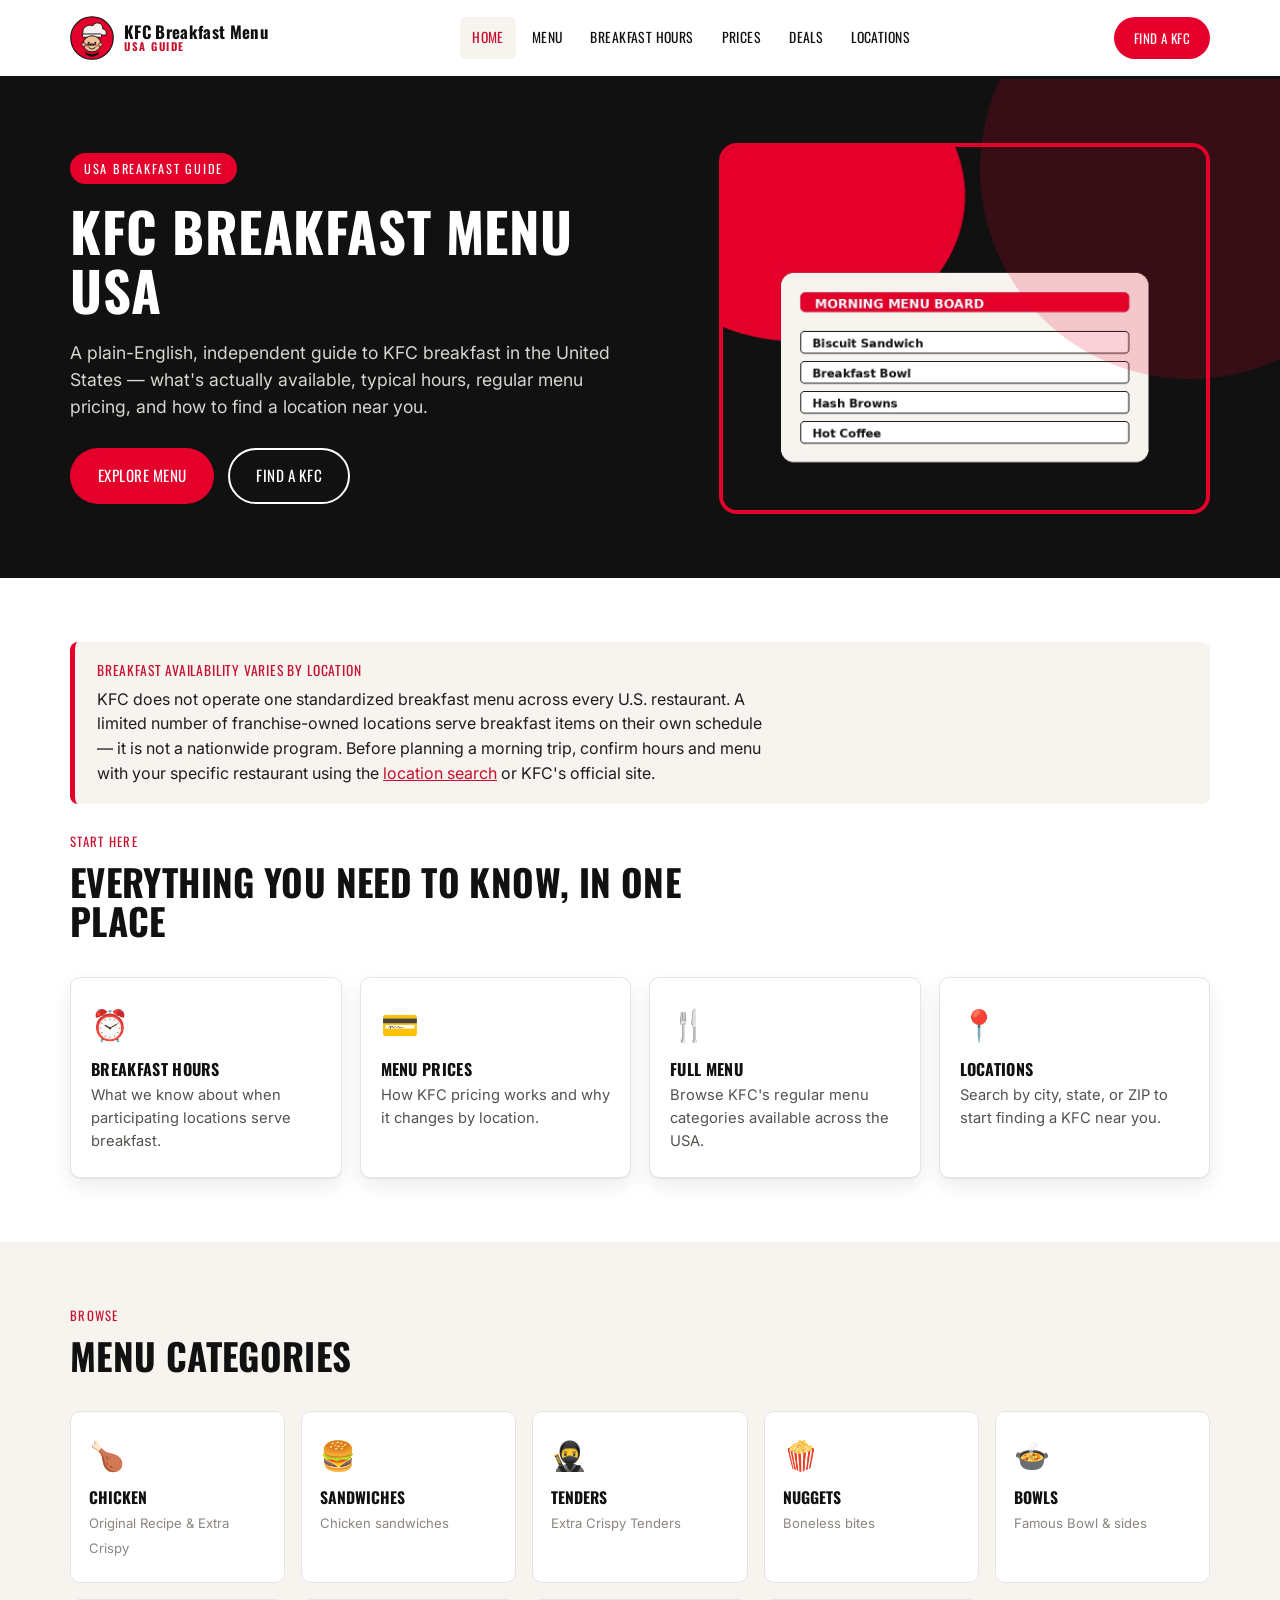
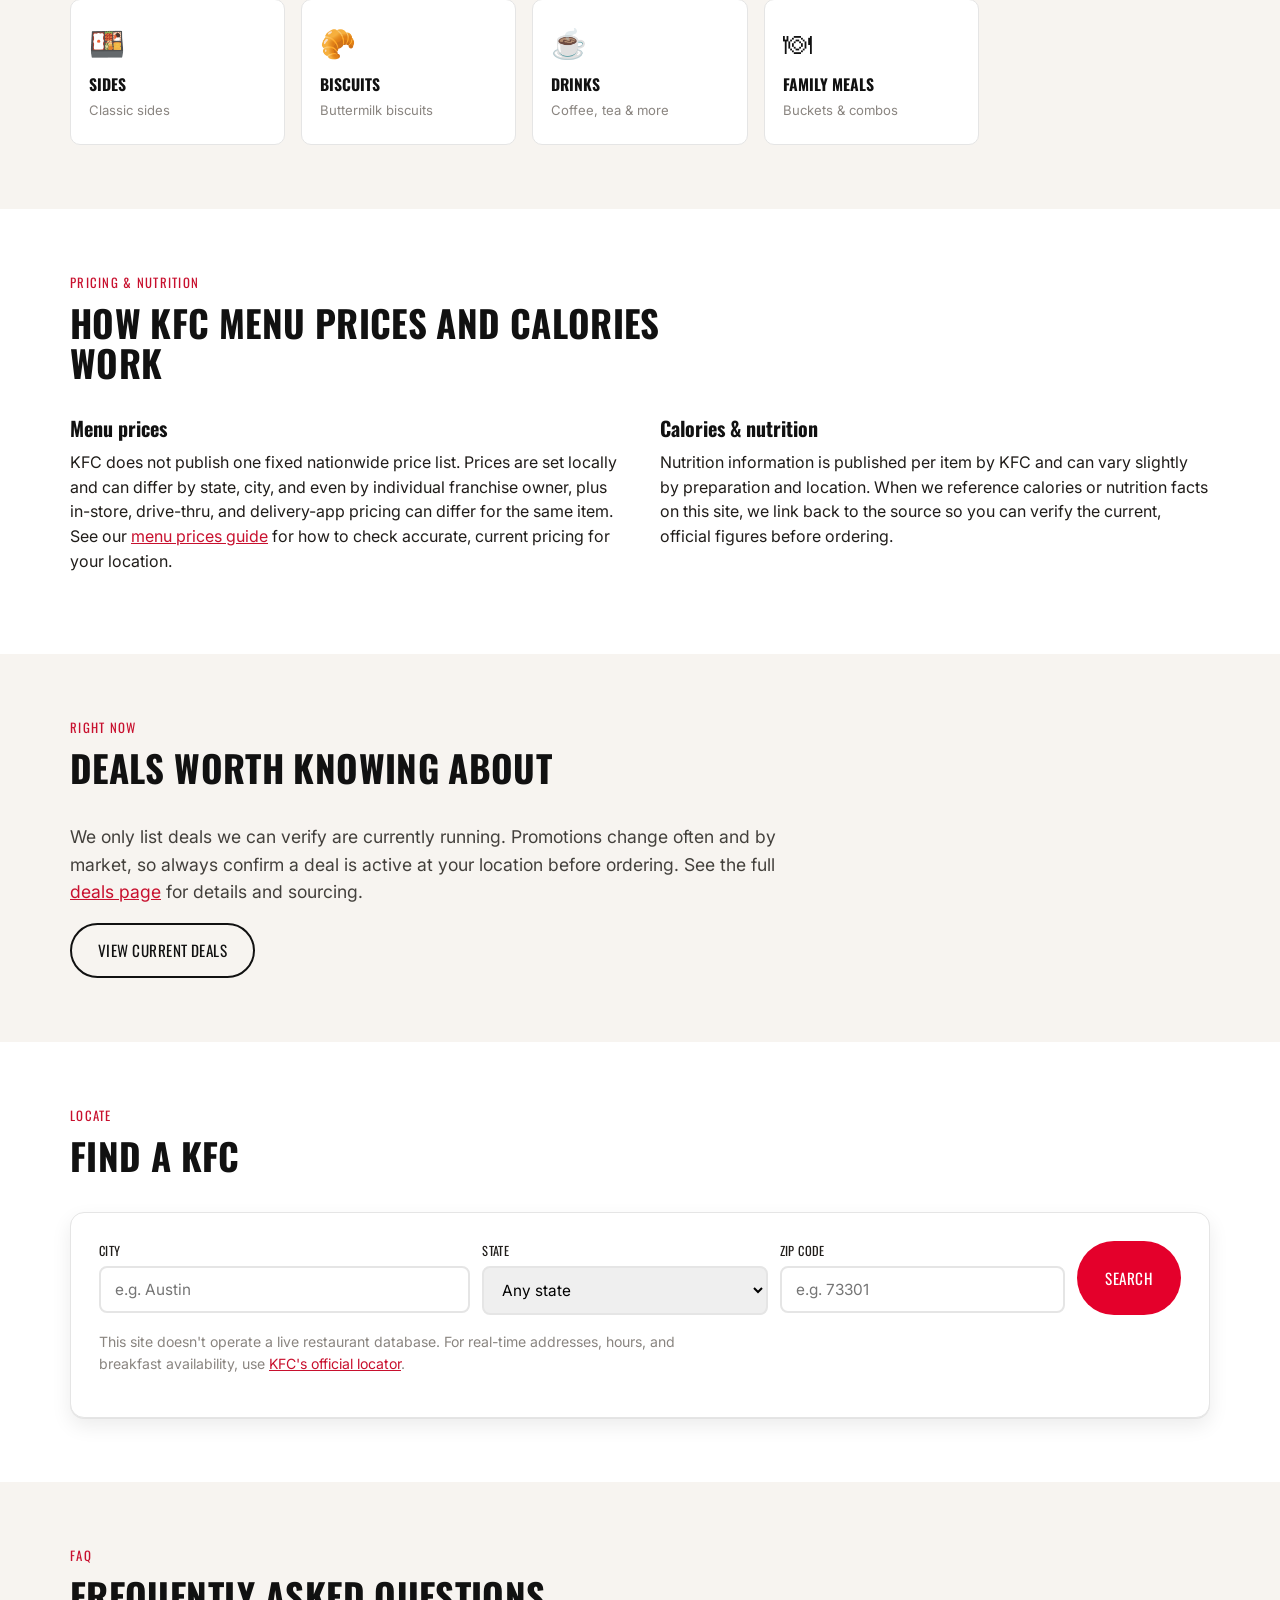
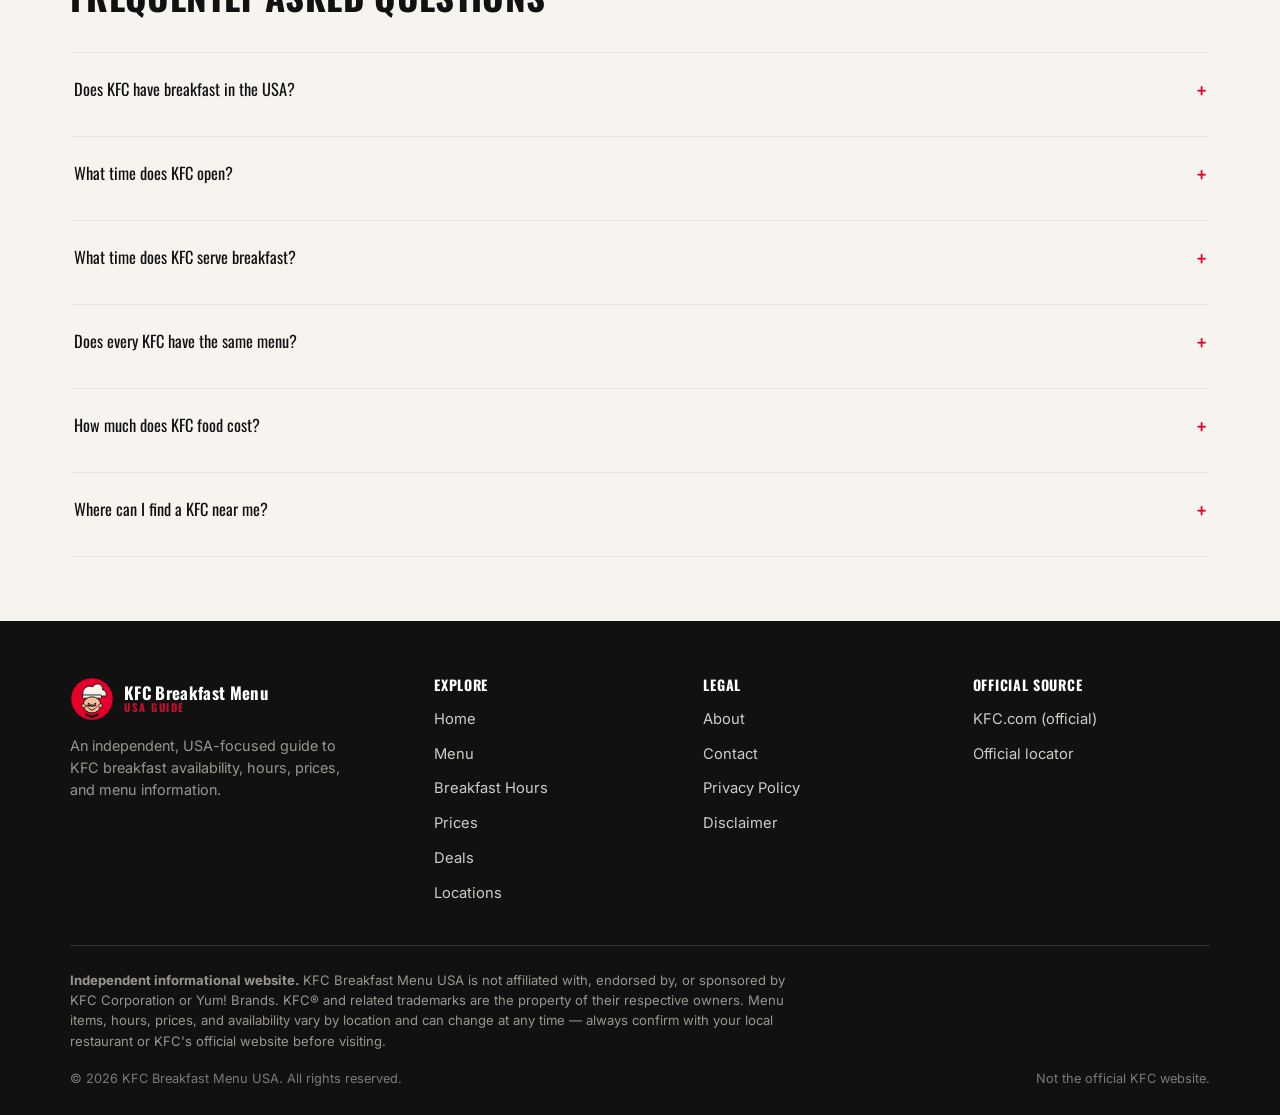
<file: index.html>
<!DOCTYPE html>
<html lang="en">
<head>
<meta charset="UTF-8">
  <meta name="viewport" content="width=device-width, initial-scale=1.0">
  <title>KFC Breakfast Menu USA | Hours, Prices, Calories & Locations</title>
  <meta name="description" content="An independent guide to KFC breakfast in the USA: which locations serve it, typical hours, regular menu prices, and how to find a KFC near you.">
  <link rel="canonical" href="https://kfc-breakfast-menu.vercel.app/">
  <link rel="icon" type="image/svg+xml" href="favicon.svg">
  <link rel="icon" href="favicon.ico">
  <link rel="apple-touch-icon" href="apple-touch-icon.png">
  <meta name="theme-color" content="#E4002B">

  <meta property="og:type" content="website">
  <meta property="og:title" content="KFC Breakfast Menu USA | Hours, Prices, Calories & Locations">
  <meta property="og:description" content="An independent guide to KFC breakfast in the USA: which locations serve it, typical hours, regular menu prices, and how to find a KFC near you.">
  <meta property="og:url" content="https://kfc-breakfast-menu.vercel.app/">
  <meta property="og:image" content="https://kfc-breakfast-menu.vercel.app/assets/images/og-image.jpg">
  <meta property="og:site_name" content="KFC Breakfast Menu USA">
  <meta name="twitter:card" content="summary_large_image">
  <meta name="twitter:title" content="KFC Breakfast Menu USA | Hours, Prices, Calories & Locations">
  <meta name="twitter:description" content="An independent guide to KFC breakfast in the USA: which locations serve it, typical hours, regular menu prices, and how to find a KFC near you.">
  <meta name="twitter:image" content="https://kfc-breakfast-menu.vercel.app/assets/images/og-image.jpg">
<meta name="google-site-verification" content="F35rqbBVg6ENbyYrUl2NkJEeMcFJ85l4w1VI4RaCMEo" />
  <link rel="preconnect" href="https://fonts.googleapis.com">
  <link rel="preconnect" href="https://fonts.gstatic.com" crossorigin>
  <link href="https://fonts.googleapis.com/css2?family=Oswald:wght@500;700&family=Inter:wght@400;500;600;700&display=swap" rel="stylesheet">
  <link rel="stylesheet" href="style.css">
<script type="application/ld+json">
{
  "@context": "https://schema.org",
  "@graph": [
    {
      "@type": "WebSite",
      "name": "KFC Breakfast Menu USA",
      "url": "https://kfc-breakfast-menu.vercel.app/",
      "description": "Independent USA guide to KFC breakfast availability, hours, prices, and locations."
    },
    {
      "@type": "Organization",
      "name": "KFC Breakfast Menu USA",
      "url": "https://kfc-breakfast-menu.vercel.app/",
      "logo": "https://kfc-breakfast-menu.vercel.app/logo.svg",
      "description": "Independent informational website covering KFC breakfast and menu information for U.S. users. Not affiliated with KFC Corporation."
    },
    {
      "@type": "FAQPage",
      "mainEntity": [
        {
          "@type": "Question",
          "name": "Does KFC have breakfast in the USA?",
          "acceptedAnswer": {
            "@type": "Answer",
            "text": "KFC does not run a standardized, nationwide breakfast menu across the United States. A limited number of franchise-owned locations serve breakfast items on their own schedule, but this is not a company-wide program like you'll find at some other chains. Availability depends entirely on the individual restaurant."
          }
        },
        {
          "@type": "Question",
          "name": "What time does KFC open?",
          "acceptedAnswer": {
            "@type": "Answer",
            "text": "Opening times vary by restaurant, but many U.S. KFC locations open between roughly 10:00 AM and 11:00 AM for their regular lunch and dinner menu. Some locations open earlier. Check your local restaurant's listed hours for the exact time."
          }
        },
        {
          "@type": "Question",
          "name": "What time does KFC serve breakfast?",
          "acceptedAnswer": {
            "@type": "Answer",
            "text": "At the limited number of U.S. locations that do serve breakfast, service is typically offered during early morning hours before the regular menu begins. Exact hours are set by the individual franchise, so it's best to confirm directly with that restaurant before visiting."
          }
        },
        {
          "@type": "Question",
          "name": "Does every KFC have the same menu?",
          "acceptedAnswer": {
            "@type": "Answer",
            "text": "No. KFC menus can vary by region, franchise owner, and individual restaurant. Some items, combos, and promotions are only available in certain markets or at certain locations."
          }
        },
        {
          "@type": "Question",
          "name": "How much does KFC food cost?",
          "acceptedAnswer": {
            "@type": "Answer",
            "text": "Prices vary by location, market, and ordering channel (in-store, drive-thru, delivery app). There is no single nationwide price list, so the most accurate pricing always comes from your local restaurant's menu board, the KFC app, or KFC's official website."
          }
        },
        {
          "@type": "Question",
          "name": "Where can I find a KFC near me?",
          "acceptedAnswer": {
            "@type": "Answer",
            "text": "Use the location search on this site to get started, then confirm current hours, menu, and breakfast availability using KFC's official restaurant locator at kfc.com."
          }
        }
      ]
    }
  ]
}
</script>
</head>
<body>
  <a class="skip-link" href="#main">Skip to main content</a>
  <header class="site-header">
    <div class="container">
      <a class="brand" href="/">
        <img src="logo.svg" alt="" width="44" height="44">
        <span class="brand-text">
          <span class="line1">KFC Breakfast Menu</span>
          <span class="line2">USA GUIDE</span>
        </span>
      </a>
      <nav class="main-nav" aria-label="Primary">
        <a href="/" aria-current="page">Home</a>
        <a href="/menu.html">Menu</a>
        <a href="/breakfast-hours.html">Breakfast Hours</a>
        <a href="/kfc-menu-prices.html">Prices</a>
        <a href="/kfc-deals.html">Deals</a>
        <a href="/locations.html">Locations</a>
      </nav>
      <div class="header-actions">
        <a class="btn btn-primary btn-sm" href="locations.html">Find a KFC</a>
        <button class="nav-toggle" aria-expanded="false" aria-controls="primary-nav" aria-label="Toggle menu">
          <span></span>
        </button>
      </div>
    </div>
  </header>

  <main id="main">
    <section class="hero">
      <div class="container">
        <div class="hero-copy">
          <span class="hero-eyebrow">USA Breakfast Guide</span>
          <h1>KFC Breakfast Menu USA</h1>
          <p class="lede">A plain-English, independent guide to KFC breakfast in the United States &mdash; what's actually available, typical hours, regular menu pricing, and how to find a location near you.</p>
          <div class="hero-actions">
            <a class="btn btn-primary" href="menu.html">Explore Menu</a>
            <a class="btn btn-outline" style="color:#fff;border-color:#fff;" href="locations.html">Find a KFC</a>
          </div>
        </div>
        <div class="hero-media">
          <img src="assets/images/hero-illustration.jpg" width="1000" height="750" alt="Illustrated morning menu board with a biscuit sandwich, breakfast bowl, hash browns, and hot coffee" loading="eager">
        </div>
      </div>
    </section>

    <section class="section">
      <div class="container">
        <div class="notice">
          <span class="notice-title">Breakfast availability varies by location</span>
          <p>KFC does not operate one standardized breakfast menu across every U.S. restaurant. A limited number of franchise-owned locations serve breakfast items on their own schedule &mdash; it is not a nationwide program. Before planning a morning trip, confirm hours and menu with your specific restaurant using the <a href="locations.html">location search</a> or KFC's official site.</p>
        </div>

        <div class="section-head">
          <span class="kicker">Start Here</span>
          <h2>Everything you need to know, in one place</h2>
        </div>

        <div class="info-grid">
          <a class="info-card" href="breakfast-hours.html">
            <span class="icon" aria-hidden="true">&#9200;</span>
            <h3>Breakfast Hours</h3>
            <p>What we know about when participating locations serve breakfast.</p>
          </a>
          <a class="info-card" href="kfc-menu-prices.html">
            <span class="icon" aria-hidden="true">&#128179;</span>
            <h3>Menu Prices</h3>
            <p>How KFC pricing works and why it changes by location.</p>
          </a>
          <a class="info-card" href="menu.html">
            <span class="icon" aria-hidden="true">&#127860;</span>
            <h3>Full Menu</h3>
            <p>Browse KFC's regular menu categories available across the USA.</p>
          </a>
          <a class="info-card" href="locations.html">
            <span class="icon" aria-hidden="true">&#128205;</span>
            <h3>Locations</h3>
            <p>Search by city, state, or ZIP to start finding a KFC near you.</p>
          </a>
        </div>
      </div>
    </section>

    <section class="section section-alt">
      <div class="container">
        <div class="section-head">
          <span class="kicker">Browse</span>
          <h2>Menu categories</h2>
        </div>
        <div class="category-grid">
          <a class="category-card" href="menu.html#chicken"><span class="cat-emoji" aria-hidden="true">&#127831;</span><h3>Chicken</h3><span class="count">Original Recipe &amp; Extra Crispy</span></a>
          <a class="category-card" href="menu.html#sandwiches"><span class="cat-emoji" aria-hidden="true">&#127828;</span><h3>Sandwiches</h3><span class="count">Chicken sandwiches</span></a>
          <a class="category-card" href="menu.html#tenders"><span class="cat-emoji" aria-hidden="true">&#129399;</span><h3>Tenders</h3><span class="count">Extra Crispy Tenders</span></a>
          <a class="category-card" href="menu.html#nuggets"><span class="cat-emoji" aria-hidden="true">&#127871;</span><h3>Nuggets</h3><span class="count">Boneless bites</span></a>
          <a class="category-card" href="menu.html#bowls"><span class="cat-emoji" aria-hidden="true">&#127858;</span><h3>Bowls</h3><span class="count">Famous Bowl &amp; sides</span></a>
          <a class="category-card" href="menu.html#sides"><span class="cat-emoji" aria-hidden="true">&#127857;</span><h3>Sides</h3><span class="count">Classic sides</span></a>
          <a class="category-card" href="menu.html#biscuits"><span class="cat-emoji" aria-hidden="true">&#129360;</span><h3>Biscuits</h3><span class="count">Buttermilk biscuits</span></a>
          <a class="category-card" href="menu.html#drinks"><span class="cat-emoji" aria-hidden="true">&#9749;</span><h3>Drinks</h3><span class="count">Coffee, tea &amp; more</span></a>
          <a class="category-card" href="menu.html#family"><span class="cat-emoji" aria-hidden="true">&#127869;</span><h3>Family Meals</h3><span class="count">Buckets &amp; combos</span></a>
        </div>
      </div>
    </section>

    <section class="section">
      <div class="container">
        <div class="section-head">
          <span class="kicker">Pricing &amp; Nutrition</span>
          <h2>How KFC menu prices and calories work</h2>
        </div>
        <div class="two-col">
          <div>
            <h3>Menu prices</h3>
            <p>KFC does not publish one fixed nationwide price list. Prices are set locally and can differ by state, city, and even by individual franchise owner, plus in-store, drive-thru, and delivery-app pricing can differ for the same item. See our <a href="kfc-menu-prices.html">menu prices guide</a> for how to check accurate, current pricing for your location.</p>
          </div>
          <div>
            <h3>Calories &amp; nutrition</h3>
            <p>Nutrition information is published per item by KFC and can vary slightly by preparation and location. When we reference calories or nutrition facts on this site, we link back to the source so you can verify the current, official figures before ordering.</p>
          </div>
        </div>
      </div>
    </section>

    <section class="section section-alt">
      <div class="container">
        <div class="section-head">
          <span class="kicker">Right Now</span>
          <h2>Deals worth knowing about</h2>
        </div>
        <p class="lede">We only list deals we can verify are currently running. Promotions change often and by market, so always confirm a deal is active at your location before ordering. See the full <a href="kfc-deals.html">deals page</a> for details and sourcing.</p>
        <a class="btn btn-outline" href="kfc-deals.html">View Current Deals</a>
      </div>
    </section>

    <section class="section">
      <div class="container">
        <div class="section-head">
          <span class="kicker">Locate</span>
          <h2>Find a KFC</h2>
        </div>
        <div class="finder">
          <form id="finder-form">
            <div>
              <label for="finder-city">City</label>
              <input type="text" id="finder-city" name="city" placeholder="e.g. Austin" autocomplete="address-level2">
            </div>
            <div>
              <label for="finder-state">State</label>
              <select id="finder-state" name="state">
                <option value="">Any state</option>
                <option>AL</option><option>AK</option><option>AZ</option><option>AR</option><option>CA</option>
                <option>CO</option><option>CT</option><option>DE</option><option>FL</option><option>GA</option>
                <option>HI</option><option>ID</option><option>IL</option><option>IN</option><option>IA</option>
                <option>KS</option><option>KY</option><option>LA</option><option>ME</option><option>MD</option>
                <option>MA</option><option>MI</option><option>MN</option><option>MS</option><option>MO</option>
                <option>MT</option><option>NE</option><option>NV</option><option>NH</option><option>NJ</option>
                <option>NM</option><option>NY</option><option>NC</option><option>ND</option><option>OH</option>
                <option>OK</option><option>OR</option><option>PA</option><option>RI</option><option>SC</option>
                <option>SD</option><option>TN</option><option>TX</option><option>UT</option><option>VT</option>
                <option>VA</option><option>WA</option><option>WV</option><option>WI</option><option>WY</option>
              </select>
            </div>
            <div>
              <label for="finder-zip">ZIP code</label>
              <input type="text" id="finder-zip" name="zip" placeholder="e.g. 73301" inputmode="numeric" autocomplete="postal-code">
            </div>
            <button type="submit" class="btn btn-primary">Search</button>
          </form>
          <div id="finder-result" class="finder-result" role="status"></div>
          <p style="margin-top:16px;font-size:.88rem;color:#8a8580;">This site doesn't operate a live restaurant database. For real-time addresses, hours, and breakfast availability, use <a href="https://www.kfc.com/locations" rel="nofollow noopener" target="_blank">KFC's official locator</a>.</p>
        </div>
      </div>
    </section>

    <section class="section section-alt">
      <div class="container">
        <div class="section-head">
          <span class="kicker">FAQ</span>
          <h2>Frequently asked questions</h2>
        </div>
        <div class="faq-list">
          <div class="faq-item">
            <h3><button class="faq-question" aria-expanded="false" aria-controls="faq-a1">Does KFC have breakfast in the USA?<span class="plus" aria-hidden="true">+</span></button></h3>
            <div class="faq-answer" id="faq-a1"><p>KFC does not run a standardized, nationwide breakfast menu across the United States. A limited number of franchise-owned locations serve breakfast items on their own schedule &mdash; it's not a company-wide program. Availability depends entirely on the individual restaurant.</p></div>
          </div>
          <div class="faq-item">
            <h3><button class="faq-question" aria-expanded="false" aria-controls="faq-a2">What time does KFC open?<span class="plus" aria-hidden="true">+</span></button></h3>
            <div class="faq-answer" id="faq-a2"><p>Opening times vary by restaurant, but many U.S. KFC locations open between roughly 10:00 AM and 11:00 AM for the regular lunch and dinner menu. Some locations open earlier. Check your local restaurant's listed hours for the exact time.</p></div>
          </div>
          <div class="faq-item">
            <h3><button class="faq-question" aria-expanded="false" aria-controls="faq-a3">What time does KFC serve breakfast?<span class="plus" aria-hidden="true">+</span></button></h3>
            <div class="faq-answer" id="faq-a3"><p>At the limited number of U.S. locations that do serve breakfast, service is typically offered during early morning hours before the regular menu begins. Exact hours are set by the individual franchise, so confirm directly with that restaurant before visiting.</p></div>
          </div>
          <div class="faq-item">
            <h3><button class="faq-question" aria-expanded="false" aria-controls="faq-a4">Does every KFC have the same menu?<span class="plus" aria-hidden="true">+</span></button></h3>
            <div class="faq-answer" id="faq-a4"><p>No. KFC menus can vary by region, franchise owner, and individual restaurant. Some items, combos, and promotions are only available in certain markets or at certain locations.</p></div>
          </div>
          <div class="faq-item">
            <h3><button class="faq-question" aria-expanded="false" aria-controls="faq-a5">How much does KFC food cost?<span class="plus" aria-hidden="true">+</span></button></h3>
            <div class="faq-answer" id="faq-a5"><p>Prices vary by location, market, and ordering channel (in-store, drive-thru, delivery app). There is no single nationwide price list, so the most accurate pricing comes from your local restaurant's menu board, the KFC app, or KFC's official website.</p></div>
          </div>
          <div class="faq-item">
            <h3><button class="faq-question" aria-expanded="false" aria-controls="faq-a6">Where can I find a KFC near me?<span class="plus" aria-hidden="true">+</span></button></h3>
            <div class="faq-answer" id="faq-a6"><p>Use the location search above to get started, then confirm current hours, menu, and breakfast availability using <a href="https://www.kfc.com/locations" rel="nofollow noopener" target="_blank">KFC's official restaurant locator</a>.</p></div>
          </div>
        </div>
      </div>
    </section>
  </main>

  <footer class="site-footer">
    <div class="container">
      <div class="footer-grid">
        <div class="footer-brand">
          <a class="brand" href="/" style="margin-bottom:14px;">
            <img src="logo.svg" alt="" width="40" height="40">
            <span class="brand-text">
              <span class="line1">KFC Breakfast Menu</span>
              <span class="line2">USA GUIDE</span>
            </span>
          </a>
          <p style="max-width:32ch; color:#9a968f; font-size:.9rem;">An independent, USA-focused guide to KFC breakfast availability, hours, prices, and menu information.</p>
        </div>
        <div>
          <h4>Explore</h4>
          <ul>
          <li><a href="index.html">Home</a></li>
          <li><a href="menu.html">Menu</a></li>
          <li><a href="breakfast-hours.html">Breakfast Hours</a></li>
          <li><a href="kfc-menu-prices.html">Prices</a></li>
          <li><a href="kfc-deals.html">Deals</a></li>
          <li><a href="locations.html">Locations</a></li>
          </ul>
        </div>
        <div>
          <h4>Legal</h4>
          <ul>
          <li><a href="about.html">About</a></li>
          <li><a href="contact.html">Contact</a></li>
          <li><a href="privacy.html">Privacy Policy</a></li>
          <li><a href="disclaimer.html">Disclaimer</a></li>
          </ul>
        </div>
        <div>
          <h4>Official Source</h4>
          <ul>
            <li><a href="https://www.kfc.com" rel="nofollow noopener" target="_blank">KFC.com (official)</a></li>
            <li><a href="https://www.kfc.com/locations" rel="nofollow noopener" target="_blank">Official locator</a></li>
          </ul>
        </div>
      </div>
      <div class="footer-disclaimer">
        <p><strong>Independent informational website.</strong> KFC Breakfast Menu USA is not affiliated with, endorsed by, or sponsored by KFC Corporation or Yum! Brands. KFC&reg; and related trademarks are the property of their respective owners. Menu items, hours, prices, and availability vary by location and can change at any time &mdash; always confirm with your local restaurant or KFC's official website before visiting.</p>
        <div class="footer-bottom">
          <span>&copy; 2026 KFC Breakfast Menu USA. All rights reserved.</span>
          <span>Not the official KFC website.</span>
        </div>
      </div>
    </div>
  </footer>
  <button id="back-to-top" aria-label="Back to top">&uarr;</button>
  <script src="script.js"></script>
</body>
</html>
</file>
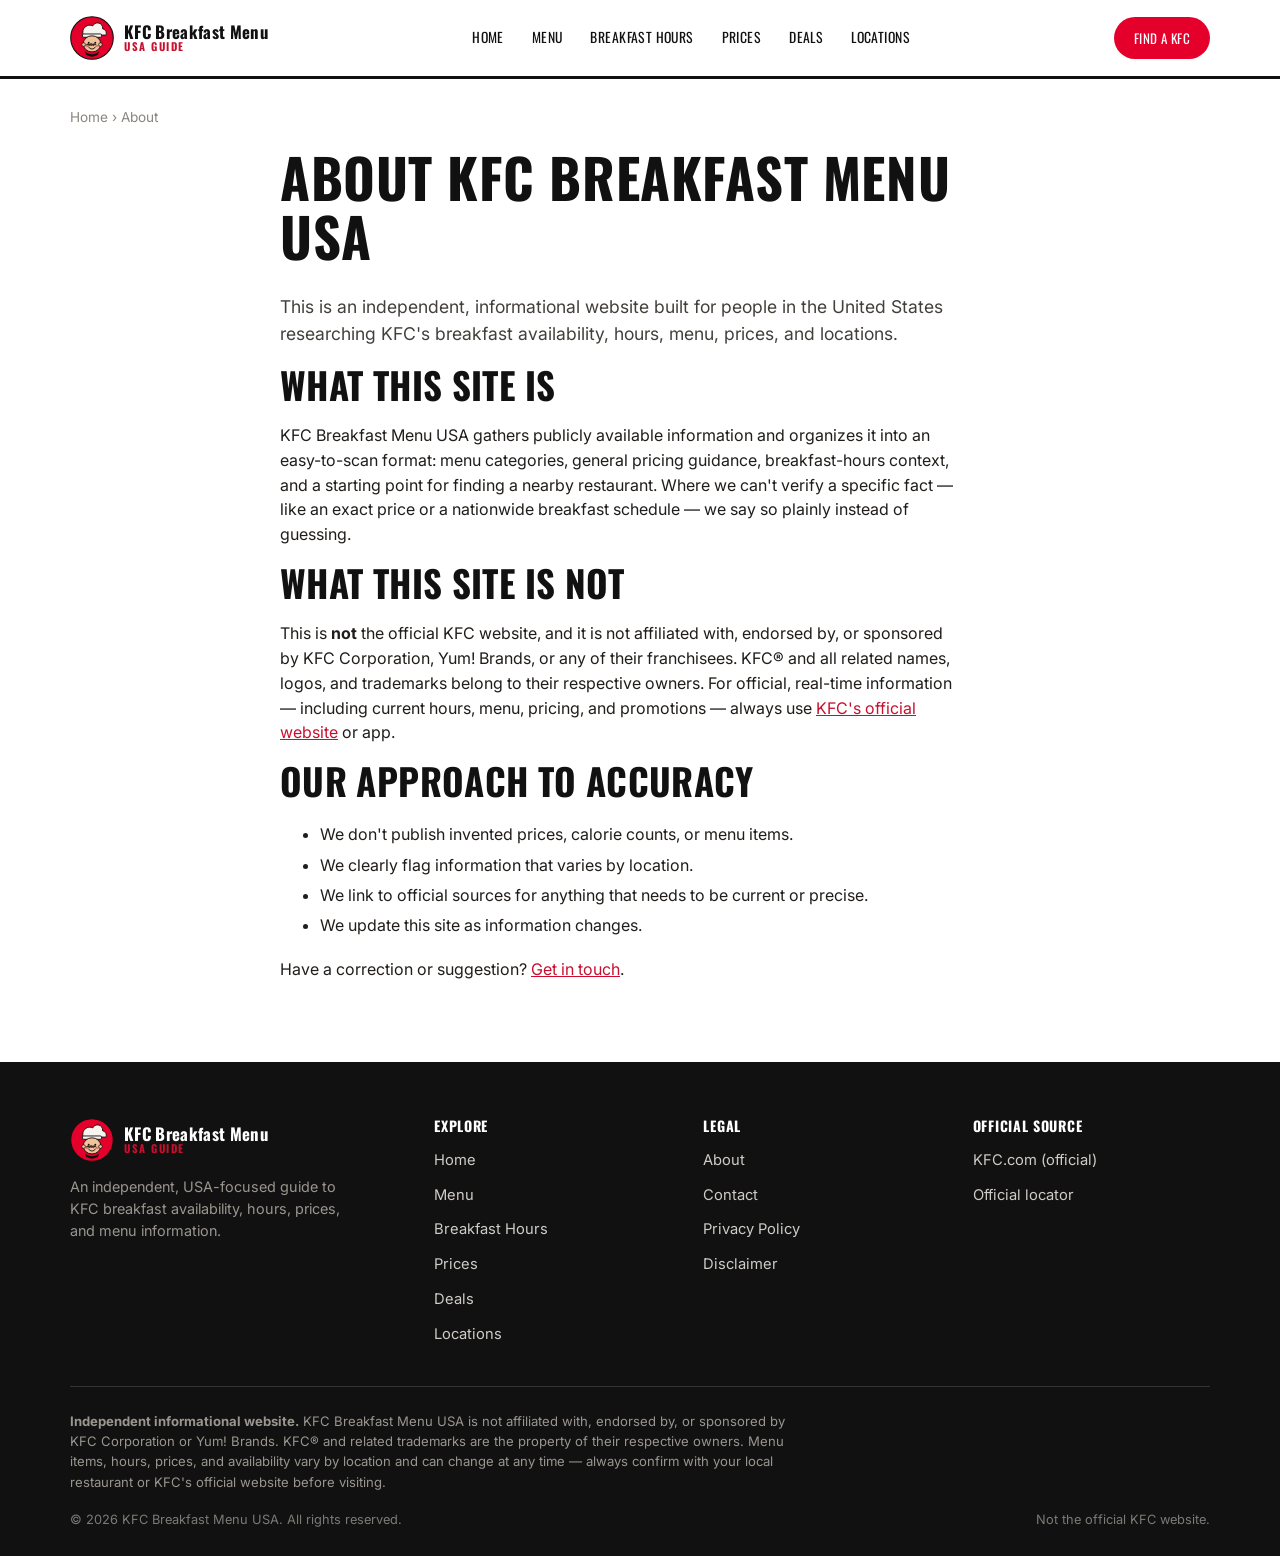
<file: about.html>
<!DOCTYPE html>
<html lang="en">
<head>
<meta charset="UTF-8">
  <meta name="viewport" content="width=device-width, initial-scale=1.0">
  <title>About This Site | KFC Breakfast Menu USA</title>
  <meta name="description" content="KFC Breakfast Menu USA is an independent, non-official guide to KFC breakfast, menu, prices, and locations for U.S. users.">
  <link rel="canonical" href="https://kfc-breakfast-menu.vercel.app/about.html">
  <link rel="icon" type="image/svg+xml" href="favicon.svg">
  <link rel="icon" href="favicon.ico">
  <link rel="apple-touch-icon" href="apple-touch-icon.png">
  <meta name="theme-color" content="#E4002B">

  <meta property="og:type" content="website">
  <meta property="og:title" content="About This Site | KFC Breakfast Menu USA">
  <meta property="og:description" content="KFC Breakfast Menu USA is an independent, non-official guide to KFC breakfast, menu, prices, and locations for U.S. users.">
  <meta property="og:url" content="https://kfc-breakfast-menu.vercel.app/about.html">
  <meta property="og:image" content="https://kfc-breakfast-menu.vercel.app/assets/images/og-image.jpg">
  <meta property="og:site_name" content="KFC Breakfast Menu USA">
  <meta name="twitter:card" content="summary_large_image">
  <meta name="twitter:title" content="About This Site | KFC Breakfast Menu USA">
  <meta name="twitter:description" content="KFC Breakfast Menu USA is an independent, non-official guide to KFC breakfast, menu, prices, and locations for U.S. users.">
  <meta name="twitter:image" content="https://kfc-breakfast-menu.vercel.app/assets/images/og-image.jpg">

  <link rel="preconnect" href="https://fonts.googleapis.com">
  <link rel="preconnect" href="https://fonts.gstatic.com" crossorigin>
  <link href="https://fonts.googleapis.com/css2?family=Oswald:wght@500;700&family=Inter:wght@400;500;600;700&display=swap" rel="stylesheet">
  <link rel="stylesheet" href="style.css">
<script type="application/ld+json">
{
  "@context": "https://schema.org",
  "@type": "BreadcrumbList",
  "itemListElement": [
    {"@type": "ListItem", "position": 1, "name": "Home", "item": "https://kfc-breakfast-menu.vercel.app/"},
    {"@type": "ListItem", "position": 2, "name": "About", "item": "https://kfc-breakfast-menu.vercel.app/about.html"}
  ]
}
</script>
</head>
<body>
  <a class="skip-link" href="#main">Skip to main content</a>
  <header class="site-header">
    <div class="container">
      <a class="brand" href="/">
        <img src="logo.svg" alt="" width="44" height="44">
        <span class="brand-text">
          <span class="line1">KFC Breakfast Menu</span>
          <span class="line2">USA GUIDE</span>
        </span>
      </a>
      <nav class="main-nav" aria-label="Primary">
        <a href="/">Home</a>
        <a href="/menu.html">Menu</a>
        <a href="/breakfast-hours.html">Breakfast Hours</a>
        <a href="/kfc-menu-prices.html">Prices</a>
        <a href="/kfc-deals.html">Deals</a>
        <a href="/locations.html">Locations</a>
      </nav>
      <div class="header-actions">
        <a class="btn btn-primary btn-sm" href="locations.html">Find a KFC</a>
        <button class="nav-toggle" aria-expanded="false" aria-controls="primary-nav" aria-label="Toggle menu">
          <span></span>
        </button>
      </div>
    </div>
  </header>

  <main id="main">
    <div class="container" style="padding-top:28px;">
      <p class="breadcrumbs"><a href="index.html">Home</a> &rsaquo; About</p>
    </div>
    <section class="section" style="padding-top:0;">
      <div class="container" style="max-width:760px;">
        <h1>About KFC Breakfast Menu USA</h1>
        <p class="lede">This is an independent, informational website built for people in the United States researching KFC's breakfast availability, hours, menu, prices, and locations.</p>

        <h2>What this site is</h2>
        <p>KFC Breakfast Menu USA gathers publicly available information and organizes it into an easy-to-scan format: menu categories, general pricing guidance, breakfast-hours context, and a starting point for finding a nearby restaurant. Where we can't verify a specific fact &mdash; like an exact price or a nationwide breakfast schedule &mdash; we say so plainly instead of guessing.</p>

        <h2>What this site is not</h2>
        <p>This is <strong>not</strong> the official KFC website, and it is not affiliated with, endorsed by, or sponsored by KFC Corporation, Yum! Brands, or any of their franchisees. KFC&reg; and all related names, logos, and trademarks belong to their respective owners. For official, real-time information &mdash; including current hours, menu, pricing, and promotions &mdash; always use <a href="https://www.kfc.com" rel="nofollow noopener" target="_blank">KFC's official website</a> or app.</p>

        <h2>Our approach to accuracy</h2>
        <ul style="line-height:1.9;">
          <li>We don't publish invented prices, calorie counts, or menu items.</li>
          <li>We clearly flag information that varies by location.</li>
          <li>We link to official sources for anything that needs to be current or precise.</li>
          <li>We update this site as information changes.</li>
        </ul>

        <p>Have a correction or suggestion? <a href="contact.html">Get in touch</a>.</p>
      </div>
    </section>
  </main>

  <footer class="site-footer">
    <div class="container">
      <div class="footer-grid">
        <div class="footer-brand">
          <a class="brand" href="/" style="margin-bottom:14px;">
            <img src="logo.svg" alt="" width="40" height="40">
            <span class="brand-text">
              <span class="line1">KFC Breakfast Menu</span>
              <span class="line2">USA GUIDE</span>
            </span>
          </a>
          <p style="max-width:32ch; color:#9a968f; font-size:.9rem;">An independent, USA-focused guide to KFC breakfast availability, hours, prices, and menu information.</p>
        </div>
        <div>
          <h4>Explore</h4>
          <ul>
          <li><a href="index.html">Home</a></li>
          <li><a href="menu.html">Menu</a></li>
          <li><a href="breakfast-hours.html">Breakfast Hours</a></li>
          <li><a href="kfc-menu-prices.html">Prices</a></li>
          <li><a href="kfc-deals.html">Deals</a></li>
          <li><a href="locations.html">Locations</a></li>
          </ul>
        </div>
        <div>
          <h4>Legal</h4>
          <ul>
          <li><a href="about.html">About</a></li>
          <li><a href="contact.html">Contact</a></li>
          <li><a href="privacy.html">Privacy Policy</a></li>
          <li><a href="disclaimer.html">Disclaimer</a></li>
          </ul>
        </div>
        <div>
          <h4>Official Source</h4>
          <ul>
            <li><a href="https://www.kfc.com" rel="nofollow noopener" target="_blank">KFC.com (official)</a></li>
            <li><a href="https://www.kfc.com/locations" rel="nofollow noopener" target="_blank">Official locator</a></li>
          </ul>
        </div>
      </div>
      <div class="footer-disclaimer">
        <p><strong>Independent informational website.</strong> KFC Breakfast Menu USA is not affiliated with, endorsed by, or sponsored by KFC Corporation or Yum! Brands. KFC&reg; and related trademarks are the property of their respective owners. Menu items, hours, prices, and availability vary by location and can change at any time &mdash; always confirm with your local restaurant or KFC's official website before visiting.</p>
        <div class="footer-bottom">
          <span>&copy; 2026 KFC Breakfast Menu USA. All rights reserved.</span>
          <span>Not the official KFC website.</span>
        </div>
      </div>
    </div>
  </footer>
  <button id="back-to-top" aria-label="Back to top">&uarr;</button>
  <script src="script.js"></script>
</body>
</html>
</file>
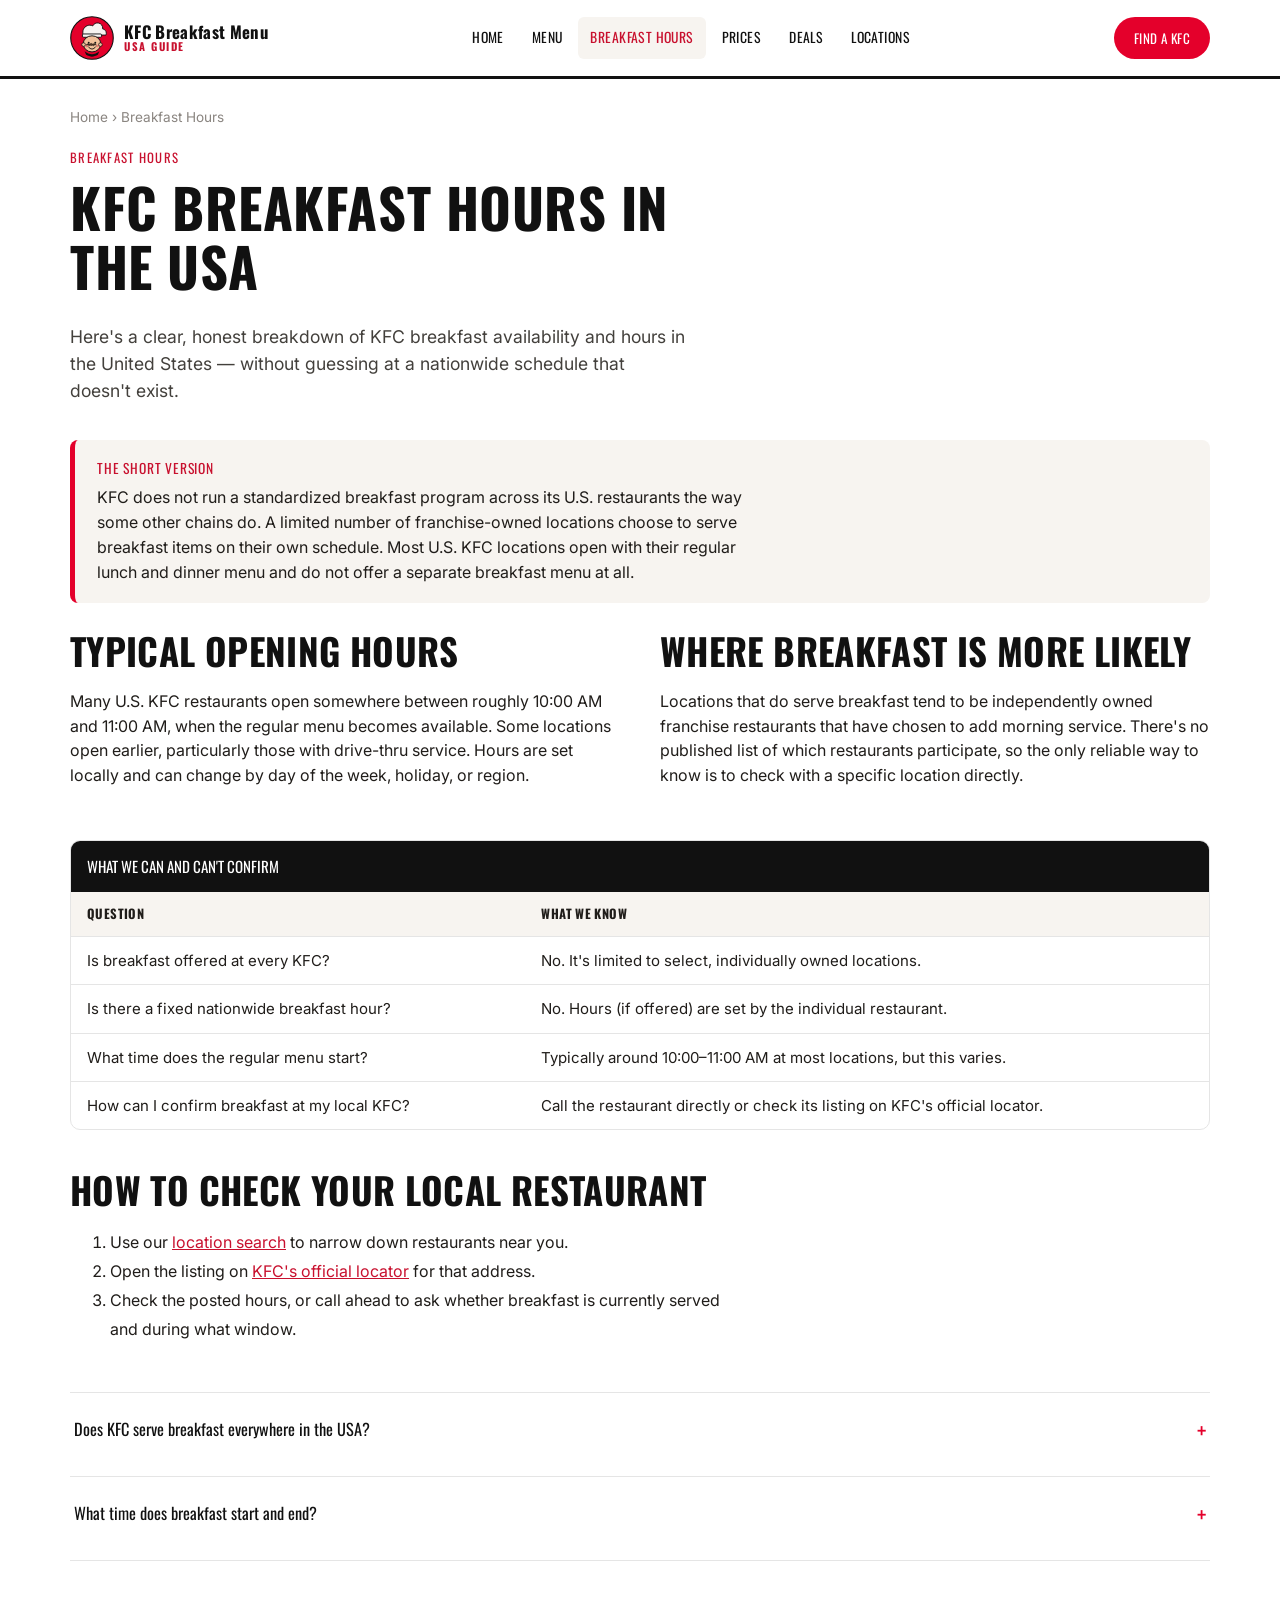
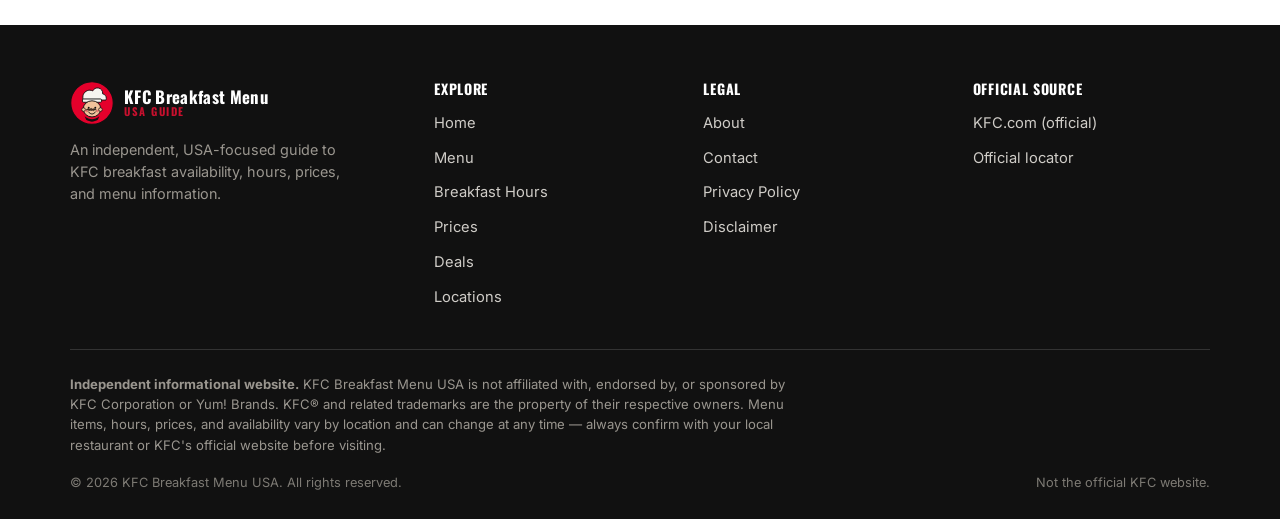
<file: breakfast-hours.html>
<!DOCTYPE html>
<html lang="en">
<head>
<meta charset="UTF-8">
  <meta name="viewport" content="width=device-width, initial-scale=1.0">
  <title>KFC Breakfast Hours USA | When (and Where) KFC Serves Breakfast</title>
  <meta name="description" content="What we know about KFC breakfast hours in the USA: which locations serve breakfast, typical time windows, and how to check your local restaurant.">
  <link rel="canonical" href="https://kfc-breakfast-menu.vercel.app/breakfast-hours.html">
  <link rel="icon" type="image/svg+xml" href="favicon.svg">
  <link rel="icon" href="favicon.ico">
  <link rel="apple-touch-icon" href="apple-touch-icon.png">
  <meta name="theme-color" content="#E4002B">

  <meta property="og:type" content="website">
  <meta property="og:title" content="KFC Breakfast Hours USA | When (and Where) KFC Serves Breakfast">
  <meta property="og:description" content="What we know about KFC breakfast hours in the USA: which locations serve breakfast, typical time windows, and how to check your local restaurant.">
  <meta property="og:url" content="https://kfc-breakfast-menu.vercel.app/breakfast-hours.html">
  <meta property="og:image" content="https://kfc-breakfast-menu.vercel.app/assets/images/og-image.jpg">
  <meta property="og:site_name" content="KFC Breakfast Menu USA">
  <meta name="twitter:card" content="summary_large_image">
  <meta name="twitter:title" content="KFC Breakfast Hours USA | When (and Where) KFC Serves Breakfast">
  <meta name="twitter:description" content="What we know about KFC breakfast hours in the USA: which locations serve breakfast, typical time windows, and how to check your local restaurant.">
  <meta name="twitter:image" content="https://kfc-breakfast-menu.vercel.app/assets/images/og-image.jpg">

  <link rel="preconnect" href="https://fonts.googleapis.com">
  <link rel="preconnect" href="https://fonts.gstatic.com" crossorigin>
  <link href="https://fonts.googleapis.com/css2?family=Oswald:wght@500;700&family=Inter:wght@400;500;600;700&display=swap" rel="stylesheet">
  <link rel="stylesheet" href="style.css">
<script type="application/ld+json">
{
  "@context": "https://schema.org",
  "@graph": [
    {"@type": "BreadcrumbList", "itemListElement": [
      {"@type": "ListItem", "position": 1, "name": "Home", "item": "https://kfc-breakfast-menu.vercel.app/"},
      {"@type": "ListItem", "position": 2, "name": "Breakfast Hours", "item": "https://kfc-breakfast-menu.vercel.app/breakfast-hours.html"}
    ]},
    {"@type": "FAQPage", "mainEntity": [
      {"@type": "Question", "name": "Does KFC serve breakfast everywhere in the USA?",
       "acceptedAnswer": {"@type": "Answer", "text": "No. Breakfast is offered only at a limited number of franchise-owned locations, not as a standardized nationwide program."}},
      {"@type": "Question", "name": "What time does breakfast start and end?",
       "acceptedAnswer": {"@type": "Answer", "text": "This is set by each individual restaurant. Where breakfast is offered, it generally runs during early morning hours before the regular lunch and dinner menu begins. Confirm exact times with that location."}}
    ]}
  ]
}
</script>
</head>
<body>
  <a class="skip-link" href="#main">Skip to main content</a>
  <header class="site-header">
    <div class="container">
      <a class="brand" href="/">
        <img src="logo.svg" alt="" width="44" height="44">
        <span class="brand-text">
          <span class="line1">KFC Breakfast Menu</span>
          <span class="line2">USA GUIDE</span>
        </span>
      </a>
      <nav class="main-nav" aria-label="Primary">
        <a href="/">Home</a>
        <a href="/menu.html">Menu</a>
        <a href="/breakfast-hours.html" aria-current="page">Breakfast Hours</a>
        <a href="/kfc-menu-prices.html">Prices</a>
        <a href="/kfc-deals.html">Deals</a>
        <a href="/locations.html">Locations</a>
      </nav>
      <div class="header-actions">
        <a class="btn btn-primary btn-sm" href="locations.html">Find a KFC</a>
        <button class="nav-toggle" aria-expanded="false" aria-controls="primary-nav" aria-label="Toggle menu">
          <span></span>
        </button>
      </div>
    </div>
  </header>

  <main id="main">
    <div class="container" style="padding-top:28px;">
      <p class="breadcrumbs"><a href="index.html">Home</a> &rsaquo; Breakfast Hours</p>
    </div>

    <section class="section" style="padding-top:0;">
      <div class="container">
        <div class="section-head">
          <span class="kicker">Breakfast Hours</span>
          <h1>KFC Breakfast Hours in the USA</h1>
          <p class="lede">Here's a clear, honest breakdown of KFC breakfast availability and hours in the United States &mdash; without guessing at a nationwide schedule that doesn't exist.</p>
        </div>

        <div class="notice">
          <span class="notice-title">The short version</span>
          <p>KFC does not run a standardized breakfast program across its U.S. restaurants the way some other chains do. A limited number of franchise-owned locations choose to serve breakfast items on their own schedule. Most U.S. KFC locations open with their regular lunch and dinner menu and do not offer a separate breakfast menu at all.</p>
        </div>

        <div class="two-col">
          <div>
            <h2>Typical opening hours</h2>
            <p>Many U.S. KFC restaurants open somewhere between roughly 10:00 AM and 11:00 AM, when the regular menu becomes available. Some locations open earlier, particularly those with drive-thru service. Hours are set locally and can change by day of the week, holiday, or region.</p>
          </div>
          <div>
            <h2>Where breakfast is more likely</h2>
            <p>Locations that do serve breakfast tend to be independently owned franchise restaurants that have chosen to add morning service. There's no published list of which restaurants participate, so the only reliable way to know is to check with a specific location directly.</p>
          </div>
        </div>

        <div class="data-table-wrap" style="margin-top:36px;">
          <table class="data-table">
            <caption>What we can and can't confirm</caption>
            <thead>
              <tr><th>Question</th><th>What we know</th></tr>
            </thead>
            <tbody>
              <tr><td>Is breakfast offered at every KFC?</td><td>No. It's limited to select, individually owned locations.</td></tr>
              <tr><td>Is there a fixed nationwide breakfast hour?</td><td>No. Hours (if offered) are set by the individual restaurant.</td></tr>
              <tr><td>What time does the regular menu start?</td><td>Typically around 10:00&ndash;11:00 AM at most locations, but this varies.</td></tr>
              <tr><td>How can I confirm breakfast at my local KFC?</td><td>Call the restaurant directly or check its listing on KFC's official locator.</td></tr>
            </tbody>
          </table>
        </div>

        <div style="margin-top:40px;">
          <h2>How to check your local restaurant</h2>
          <ol style="max-width:68ch; line-height:1.8;">
            <li>Use our <a href="locations.html">location search</a> to narrow down restaurants near you.</li>
            <li>Open the listing on <a href="https://www.kfc.com/locations" rel="nofollow noopener" target="_blank">KFC's official locator</a> for that address.</li>
            <li>Check the posted hours, or call ahead to ask whether breakfast is currently served and during what window.</li>
          </ol>
        </div>

        <div class="faq-list" style="margin-top:48px;">
          <div class="faq-item">
            <h3><button class="faq-question" aria-expanded="false" aria-controls="bh-a1">Does KFC serve breakfast everywhere in the USA?<span class="plus" aria-hidden="true">+</span></button></h3>
            <div class="faq-answer" id="bh-a1"><p>No. Breakfast is offered only at a limited number of franchise-owned locations, not as a standardized nationwide program.</p></div>
          </div>
          <div class="faq-item">
            <h3><button class="faq-question" aria-expanded="false" aria-controls="bh-a2">What time does breakfast start and end?<span class="plus" aria-hidden="true">+</span></button></h3>
            <div class="faq-answer" id="bh-a2"><p>This is set by each individual restaurant. Where breakfast is offered, it generally runs during early morning hours before the regular lunch and dinner menu begins. Confirm exact times with that location.</p></div>
          </div>
        </div>
      </div>
    </section>
  </main>

  <footer class="site-footer">
    <div class="container">
      <div class="footer-grid">
        <div class="footer-brand">
          <a class="brand" href="/" style="margin-bottom:14px;">
            <img src="logo.svg" alt="" width="40" height="40">
            <span class="brand-text">
              <span class="line1">KFC Breakfast Menu</span>
              <span class="line2">USA GUIDE</span>
            </span>
          </a>
          <p style="max-width:32ch; color:#9a968f; font-size:.9rem;">An independent, USA-focused guide to KFC breakfast availability, hours, prices, and menu information.</p>
        </div>
        <div>
          <h4>Explore</h4>
          <ul>
          <li><a href="index.html">Home</a></li>
          <li><a href="menu.html">Menu</a></li>
          <li><a href="breakfast-hours.html">Breakfast Hours</a></li>
          <li><a href="kfc-menu-prices.html">Prices</a></li>
          <li><a href="kfc-deals.html">Deals</a></li>
          <li><a href="locations.html">Locations</a></li>
          </ul>
        </div>
        <div>
          <h4>Legal</h4>
          <ul>
          <li><a href="about.html">About</a></li>
          <li><a href="contact.html">Contact</a></li>
          <li><a href="privacy.html">Privacy Policy</a></li>
          <li><a href="disclaimer.html">Disclaimer</a></li>
          </ul>
        </div>
        <div>
          <h4>Official Source</h4>
          <ul>
            <li><a href="https://www.kfc.com" rel="nofollow noopener" target="_blank">KFC.com (official)</a></li>
            <li><a href="https://www.kfc.com/locations" rel="nofollow noopener" target="_blank">Official locator</a></li>
          </ul>
        </div>
      </div>
      <div class="footer-disclaimer">
        <p><strong>Independent informational website.</strong> KFC Breakfast Menu USA is not affiliated with, endorsed by, or sponsored by KFC Corporation or Yum! Brands. KFC&reg; and related trademarks are the property of their respective owners. Menu items, hours, prices, and availability vary by location and can change at any time &mdash; always confirm with your local restaurant or KFC's official website before visiting.</p>
        <div class="footer-bottom">
          <span>&copy; 2026 KFC Breakfast Menu USA. All rights reserved.</span>
          <span>Not the official KFC website.</span>
        </div>
      </div>
    </div>
  </footer>
  <button id="back-to-top" aria-label="Back to top">&uarr;</button>
  <script src="script.js"></script>
</body>
</html>
</file>
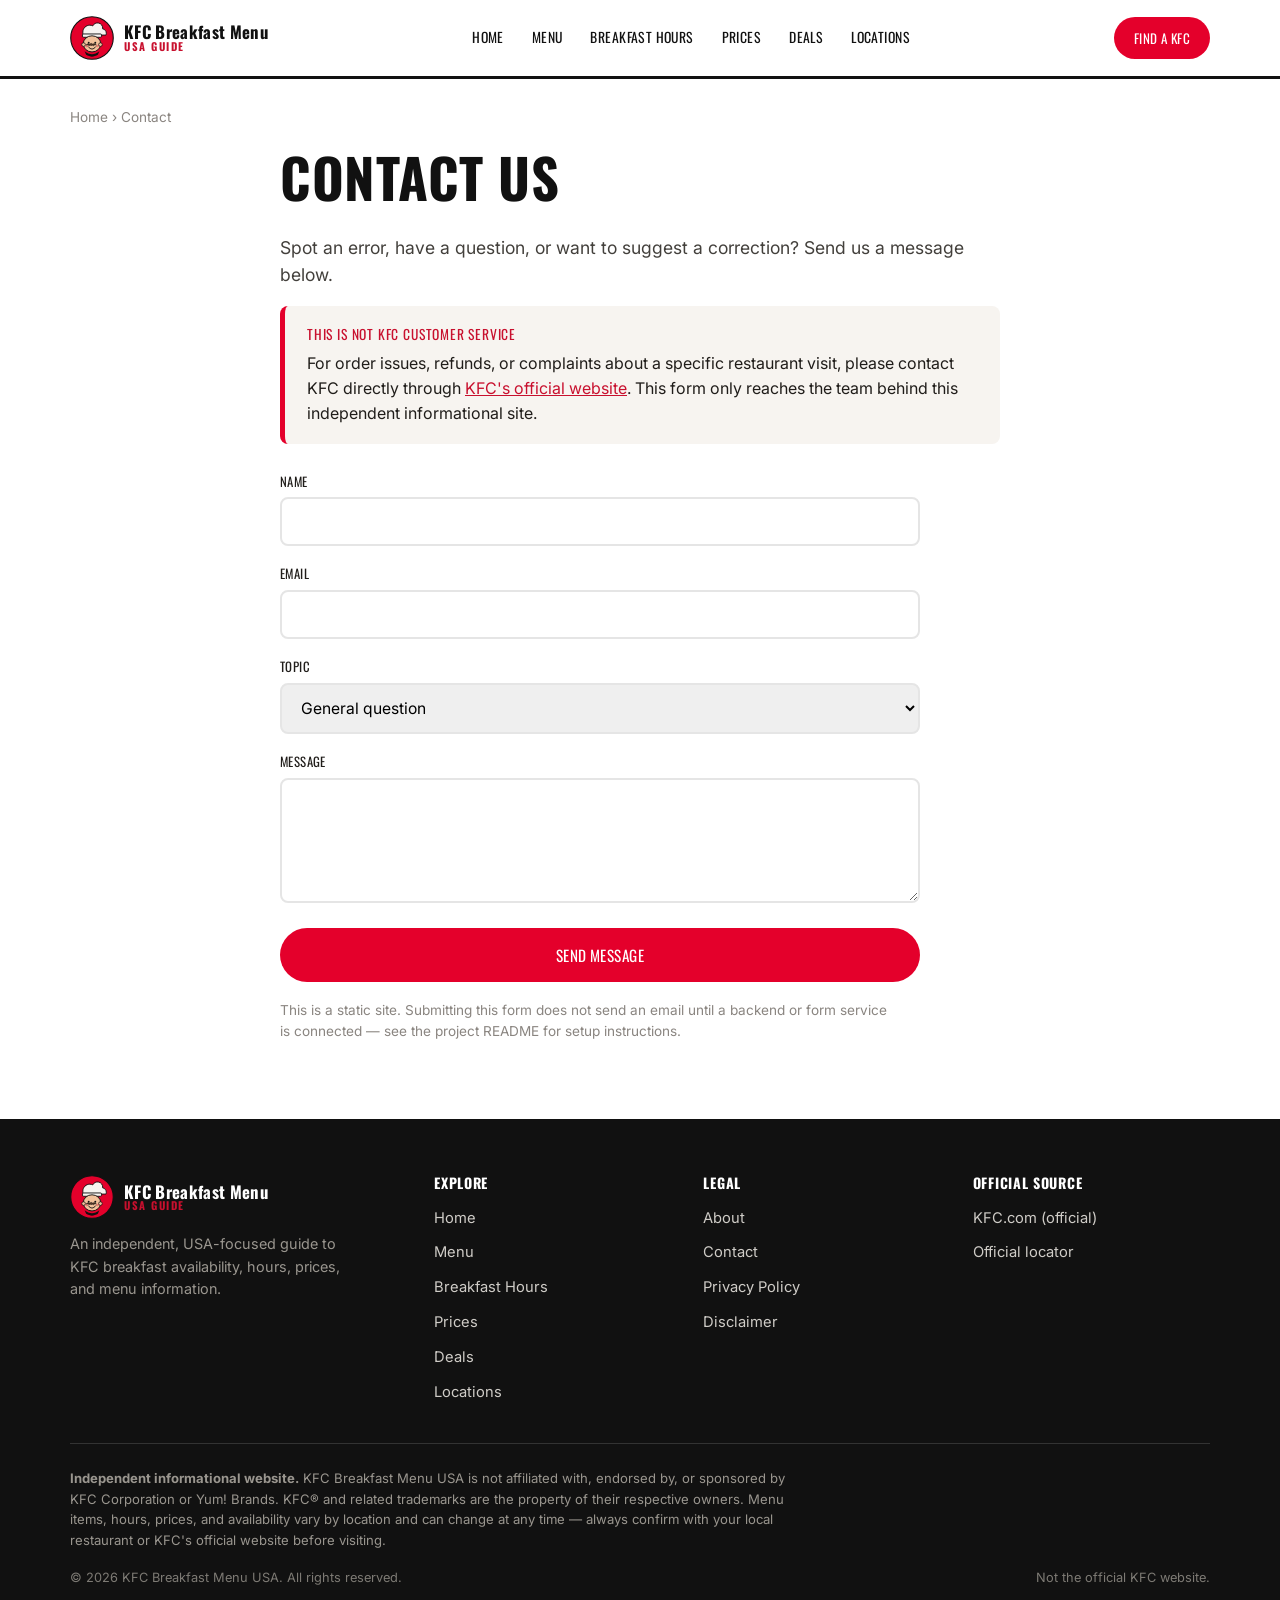
<file: contact.html>
<!DOCTYPE html>
<html lang="en">
<head>
<meta charset="UTF-8">
  <meta name="viewport" content="width=device-width, initial-scale=1.0">
  <title>Contact Us | KFC Breakfast Menu USA</title>
  <meta name="description" content="Get in touch with the KFC Breakfast Menu USA team with corrections, questions, or feedback about this independent informational site.">
  <link rel="canonical" href="https://kfc-breakfast-menu.vercel.app/contact.html">
  <link rel="icon" type="image/svg+xml" href="favicon.svg">
  <link rel="icon" href="favicon.ico">
  <link rel="apple-touch-icon" href="apple-touch-icon.png">
  <meta name="theme-color" content="#E4002B">

  <meta property="og:type" content="website">
  <meta property="og:title" content="Contact Us | KFC Breakfast Menu USA">
  <meta property="og:description" content="Get in touch with the KFC Breakfast Menu USA team with corrections, questions, or feedback about this independent informational site.">
  <meta property="og:url" content="https://kfc-breakfast-menu.vercel.app/contact.html">
  <meta property="og:image" content="https://kfc-breakfast-menu.vercel.app/assets/images/og-image.jpg">
  <meta property="og:site_name" content="KFC Breakfast Menu USA">
  <meta name="twitter:card" content="summary_large_image">
  <meta name="twitter:title" content="Contact Us | KFC Breakfast Menu USA">
  <meta name="twitter:description" content="Get in touch with the KFC Breakfast Menu USA team with corrections, questions, or feedback about this independent informational site.">
  <meta name="twitter:image" content="https://kfc-breakfast-menu.vercel.app/assets/images/og-image.jpg">

  <link rel="preconnect" href="https://fonts.googleapis.com">
  <link rel="preconnect" href="https://fonts.gstatic.com" crossorigin>
  <link href="https://fonts.googleapis.com/css2?family=Oswald:wght@500;700&family=Inter:wght@400;500;600;700&display=swap" rel="stylesheet">
  <link rel="stylesheet" href="style.css">
<script type="application/ld+json">
{
  "@context": "https://schema.org",
  "@type": "BreadcrumbList",
  "itemListElement": [
    {"@type": "ListItem", "position": 1, "name": "Home", "item": "https://kfc-breakfast-menu.vercel.app/"},
    {"@type": "ListItem", "position": 2, "name": "Contact", "item": "https://kfc-breakfast-menu.vercel.app/contact.html"}
  ]
}
</script>
</head>
<body>
  <a class="skip-link" href="#main">Skip to main content</a>
  <header class="site-header">
    <div class="container">
      <a class="brand" href="/">
        <img src="logo.svg" alt="" width="44" height="44">
        <span class="brand-text">
          <span class="line1">KFC Breakfast Menu</span>
          <span class="line2">USA GUIDE</span>
        </span>
      </a>
      <nav class="main-nav" aria-label="Primary">
        <a href="/">Home</a>
        <a href="/menu.html">Menu</a>
        <a href="/breakfast-hours.html">Breakfast Hours</a>
        <a href="/kfc-menu-prices.html">Prices</a>
        <a href="/kfc-deals.html">Deals</a>
        <a href="/locations.html">Locations</a>
      </nav>
      <div class="header-actions">
        <a class="btn btn-primary btn-sm" href="locations.html">Find a KFC</a>
        <button class="nav-toggle" aria-expanded="false" aria-controls="primary-nav" aria-label="Toggle menu">
          <span></span>
        </button>
      </div>
    </div>
  </header>

  <main id="main">
    <div class="container" style="padding-top:28px;">
      <p class="breadcrumbs"><a href="index.html">Home</a> &rsaquo; Contact</p>
    </div>
    <section class="section" style="padding-top:0;">
      <div class="container" style="max-width:760px;">
        <h1>Contact Us</h1>
        <p class="lede">Spot an error, have a question, or want to suggest a correction? Send us a message below.</p>

        <div class="notice">
          <span class="notice-title">This is not KFC customer service</span>
          <p>For order issues, refunds, or complaints about a specific restaurant visit, please contact KFC directly through <a href="https://www.kfc.com" rel="nofollow noopener" target="_blank">KFC's official website</a>. This form only reaches the team behind this independent informational site.</p>
        </div>

        <form id="contact-form" class="form-grid" style="margin-top:28px;">
          <div class="form-field">
            <label for="contact-name">Name</label>
            <input type="text" id="contact-name" name="name" required autocomplete="name">
          </div>
          <div class="form-field">
            <label for="contact-email">Email</label>
            <input type="email" id="contact-email" name="email" required autocomplete="email">
          </div>
          <div class="form-field">
            <label for="contact-topic">Topic</label>
            <select id="contact-topic" name="topic">
              <option>General question</option>
              <option>Report incorrect information</option>
              <option>Suggest a correction</option>
              <option>Other</option>
            </select>
          </div>
          <div class="form-field">
            <label for="contact-message">Message</label>
            <textarea id="contact-message" name="message" rows="5" required></textarea>
          </div>
          <button type="submit" class="btn btn-primary btn-block">Send Message</button>
          <p class="form-note">This is a static site. Submitting this form does not send an email until a backend or form service is connected &mdash; see the project README for setup instructions.</p>
          <div id="contact-success" class="form-success" role="alert">Thanks &mdash; your message has been noted. (Connect a form service to enable real delivery.)</div>
        </form>
      </div>
    </section>
  </main>

  <footer class="site-footer">
    <div class="container">
      <div class="footer-grid">
        <div class="footer-brand">
          <a class="brand" href="/" style="margin-bottom:14px;">
            <img src="logo.svg" alt="" width="40" height="40">
            <span class="brand-text">
              <span class="line1">KFC Breakfast Menu</span>
              <span class="line2">USA GUIDE</span>
            </span>
          </a>
          <p style="max-width:32ch; color:#9a968f; font-size:.9rem;">An independent, USA-focused guide to KFC breakfast availability, hours, prices, and menu information.</p>
        </div>
        <div>
          <h4>Explore</h4>
          <ul>
          <li><a href="index.html">Home</a></li>
          <li><a href="menu.html">Menu</a></li>
          <li><a href="breakfast-hours.html">Breakfast Hours</a></li>
          <li><a href="kfc-menu-prices.html">Prices</a></li>
          <li><a href="kfc-deals.html">Deals</a></li>
          <li><a href="locations.html">Locations</a></li>
          </ul>
        </div>
        <div>
          <h4>Legal</h4>
          <ul>
          <li><a href="about.html">About</a></li>
          <li><a href="contact.html">Contact</a></li>
          <li><a href="privacy.html">Privacy Policy</a></li>
          <li><a href="disclaimer.html">Disclaimer</a></li>
          </ul>
        </div>
        <div>
          <h4>Official Source</h4>
          <ul>
            <li><a href="https://www.kfc.com" rel="nofollow noopener" target="_blank">KFC.com (official)</a></li>
            <li><a href="https://www.kfc.com/locations" rel="nofollow noopener" target="_blank">Official locator</a></li>
          </ul>
        </div>
      </div>
      <div class="footer-disclaimer">
        <p><strong>Independent informational website.</strong> KFC Breakfast Menu USA is not affiliated with, endorsed by, or sponsored by KFC Corporation or Yum! Brands. KFC&reg; and related trademarks are the property of their respective owners. Menu items, hours, prices, and availability vary by location and can change at any time &mdash; always confirm with your local restaurant or KFC's official website before visiting.</p>
        <div class="footer-bottom">
          <span>&copy; 2026 KFC Breakfast Menu USA. All rights reserved.</span>
          <span>Not the official KFC website.</span>
        </div>
      </div>
    </div>
  </footer>
  <button id="back-to-top" aria-label="Back to top">&uarr;</button>
  <script src="script.js"></script>
</body>
</html>
</file>
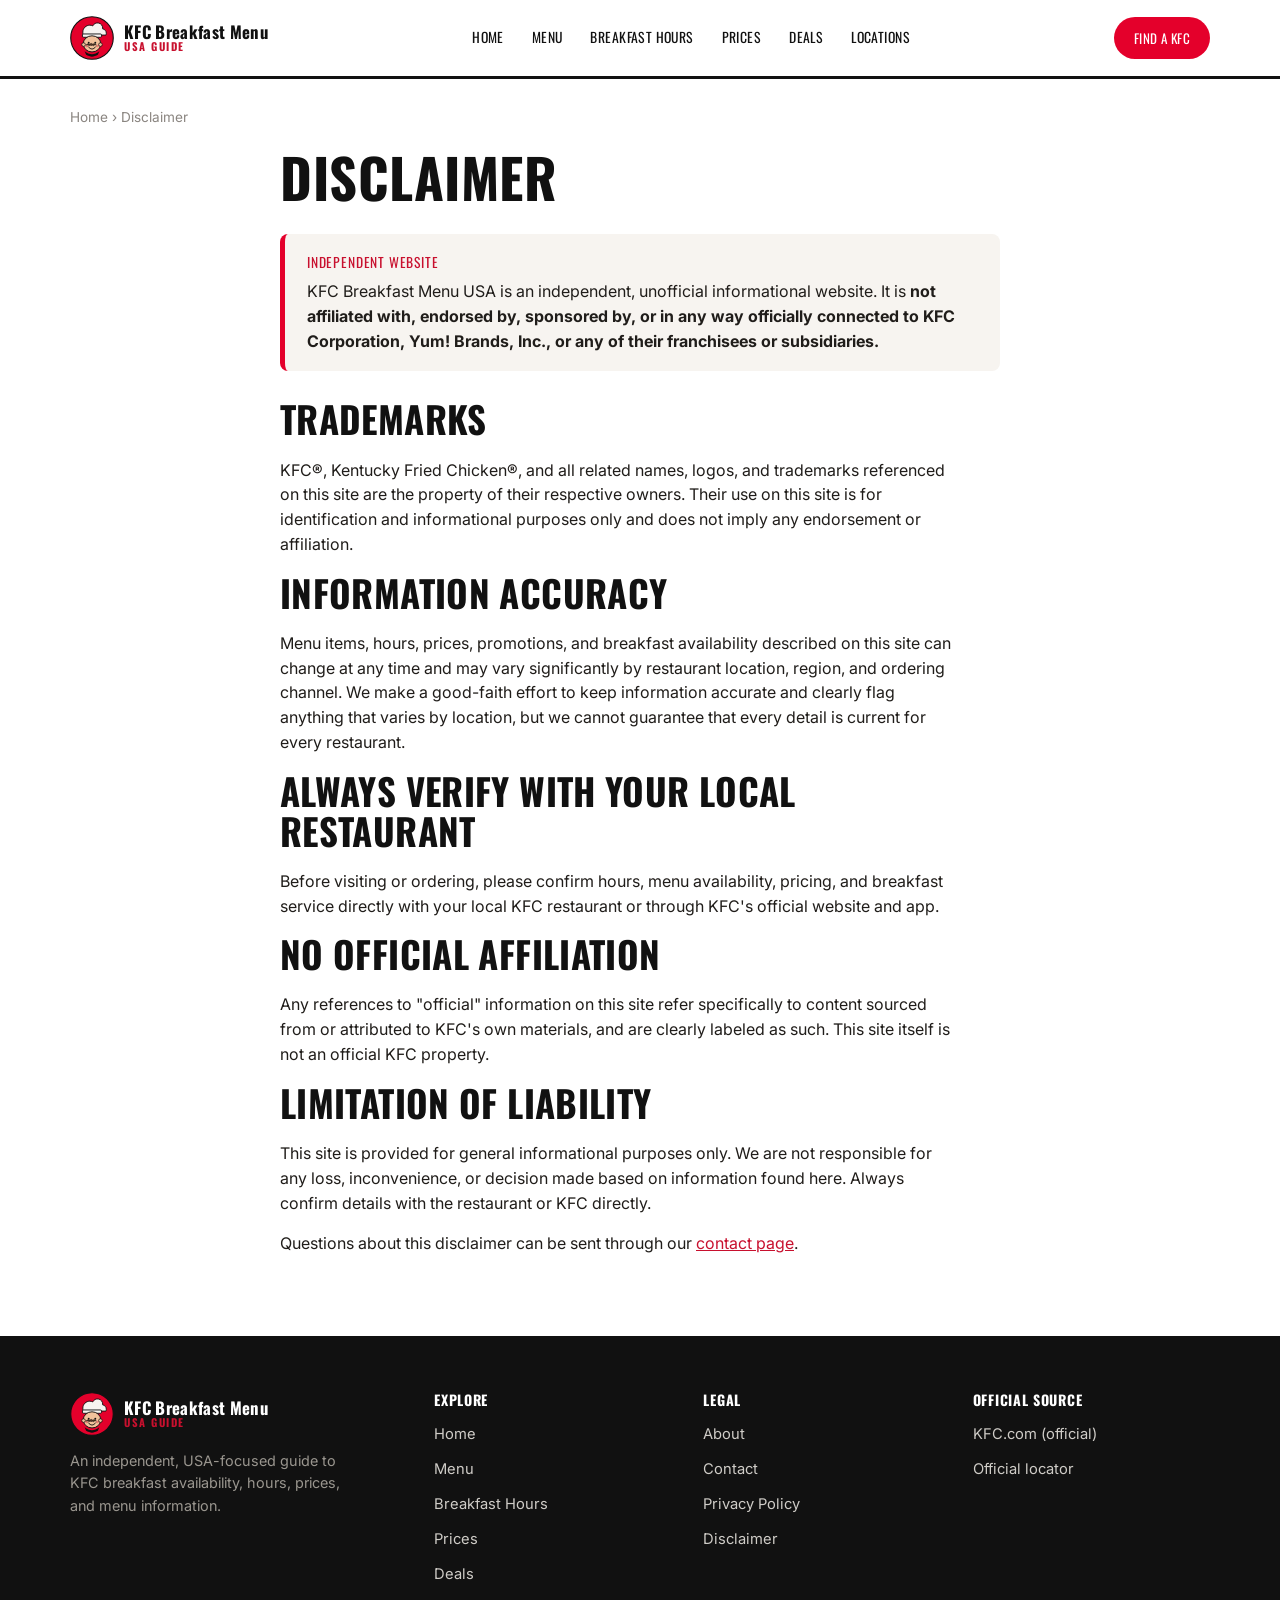
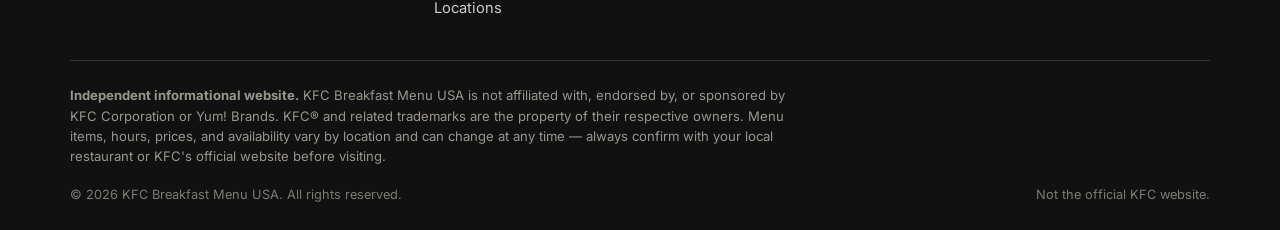
<file: disclaimer.html>
<!DOCTYPE html>
<html lang="en">
<head>
<meta charset="UTF-8">
  <meta name="viewport" content="width=device-width, initial-scale=1.0">
  <title>Disclaimer | KFC Breakfast Menu USA</title>
  <meta name="description" content="KFC Breakfast Menu USA is an independent website not affiliated with KFC Corporation. Read our full disclaimer here.">
  <link rel="canonical" href="https://kfc-breakfast-menu.vercel.app/disclaimer.html">
  <link rel="icon" type="image/svg+xml" href="favicon.svg">
  <link rel="icon" href="favicon.ico">
  <link rel="apple-touch-icon" href="apple-touch-icon.png">
  <meta name="theme-color" content="#E4002B">

  <meta property="og:type" content="website">
  <meta property="og:title" content="Disclaimer | KFC Breakfast Menu USA">
  <meta property="og:description" content="KFC Breakfast Menu USA is an independent website not affiliated with KFC Corporation. Read our full disclaimer here.">
  <meta property="og:url" content="https://kfc-breakfast-menu.vercel.app/disclaimer.html">
  <meta property="og:image" content="https://kfc-breakfast-menu.vercel.app/assets/images/og-image.jpg">
  <meta property="og:site_name" content="KFC Breakfast Menu USA">
  <meta name="twitter:card" content="summary_large_image">
  <meta name="twitter:title" content="Disclaimer | KFC Breakfast Menu USA">
  <meta name="twitter:description" content="KFC Breakfast Menu USA is an independent website not affiliated with KFC Corporation. Read our full disclaimer here.">
  <meta name="twitter:image" content="https://kfc-breakfast-menu.vercel.app/assets/images/og-image.jpg">

  <link rel="preconnect" href="https://fonts.googleapis.com">
  <link rel="preconnect" href="https://fonts.gstatic.com" crossorigin>
  <link href="https://fonts.googleapis.com/css2?family=Oswald:wght@500;700&family=Inter:wght@400;500;600;700&display=swap" rel="stylesheet">
  <link rel="stylesheet" href="style.css">
<script type="application/ld+json">
{
  "@context": "https://schema.org",
  "@type": "BreadcrumbList",
  "itemListElement": [
    {"@type": "ListItem", "position": 1, "name": "Home", "item": "https://kfc-breakfast-menu.vercel.app/"},
    {"@type": "ListItem", "position": 2, "name": "Disclaimer", "item": "https://kfc-breakfast-menu.vercel.app/disclaimer.html"}
  ]
}
</script>
</head>
<body>
  <a class="skip-link" href="#main">Skip to main content</a>
  <header class="site-header">
    <div class="container">
      <a class="brand" href="/">
        <img src="logo.svg" alt="" width="44" height="44">
        <span class="brand-text">
          <span class="line1">KFC Breakfast Menu</span>
          <span class="line2">USA GUIDE</span>
        </span>
      </a>
      <nav class="main-nav" aria-label="Primary">
        <a href="/">Home</a>
        <a href="/menu.html">Menu</a>
        <a href="/breakfast-hours.html">Breakfast Hours</a>
        <a href="/kfc-menu-prices.html">Prices</a>
        <a href="/kfc-deals.html">Deals</a>
        <a href="/locations.html">Locations</a>
      </nav>
      <div class="header-actions">
        <a class="btn btn-primary btn-sm" href="locations.html">Find a KFC</a>
        <button class="nav-toggle" aria-expanded="false" aria-controls="primary-nav" aria-label="Toggle menu">
          <span></span>
        </button>
      </div>
    </div>
  </header>

  <main id="main">
    <div class="container" style="padding-top:28px;">
      <p class="breadcrumbs"><a href="index.html">Home</a> &rsaquo; Disclaimer</p>
    </div>
    <section class="section" style="padding-top:0;">
      <div class="container" style="max-width:760px;">
        <h1>Disclaimer</h1>

        <div class="notice">
          <span class="notice-title">Independent website</span>
          <p>KFC Breakfast Menu USA is an independent, unofficial informational website. It is <strong>not affiliated with, endorsed by, sponsored by, or in any way officially connected to KFC Corporation, Yum! Brands, Inc., or any of their franchisees or subsidiaries.</strong></p>
        </div>

        <h2>Trademarks</h2>
        <p>KFC&reg;, Kentucky Fried Chicken&reg;, and all related names, logos, and trademarks referenced on this site are the property of their respective owners. Their use on this site is for identification and informational purposes only and does not imply any endorsement or affiliation.</p>

        <h2>Information accuracy</h2>
        <p>Menu items, hours, prices, promotions, and breakfast availability described on this site can change at any time and may vary significantly by restaurant location, region, and ordering channel. We make a good-faith effort to keep information accurate and clearly flag anything that varies by location, but we cannot guarantee that every detail is current for every restaurant.</p>

        <h2>Always verify with your local restaurant</h2>
        <p>Before visiting or ordering, please confirm hours, menu availability, pricing, and breakfast service directly with your local KFC restaurant or through KFC's official website and app.</p>

        <h2>No official affiliation</h2>
        <p>Any references to "official" information on this site refer specifically to content sourced from or attributed to KFC's own materials, and are clearly labeled as such. This site itself is not an official KFC property.</p>

        <h2>Limitation of liability</h2>
        <p>This site is provided for general informational purposes only. We are not responsible for any loss, inconvenience, or decision made based on information found here. Always confirm details with the restaurant or KFC directly.</p>

        <p>Questions about this disclaimer can be sent through our <a href="contact.html">contact page</a>.</p>
      </div>
    </section>
  </main>

  <footer class="site-footer">
    <div class="container">
      <div class="footer-grid">
        <div class="footer-brand">
          <a class="brand" href="/" style="margin-bottom:14px;">
            <img src="logo.svg" alt="" width="40" height="40">
            <span class="brand-text">
              <span class="line1">KFC Breakfast Menu</span>
              <span class="line2">USA GUIDE</span>
            </span>
          </a>
          <p style="max-width:32ch; color:#9a968f; font-size:.9rem;">An independent, USA-focused guide to KFC breakfast availability, hours, prices, and menu information.</p>
        </div>
        <div>
          <h4>Explore</h4>
          <ul>
          <li><a href="index.html">Home</a></li>
          <li><a href="menu.html">Menu</a></li>
          <li><a href="breakfast-hours.html">Breakfast Hours</a></li>
          <li><a href="kfc-menu-prices.html">Prices</a></li>
          <li><a href="kfc-deals.html">Deals</a></li>
          <li><a href="locations.html">Locations</a></li>
          </ul>
        </div>
        <div>
          <h4>Legal</h4>
          <ul>
          <li><a href="about.html">About</a></li>
          <li><a href="contact.html">Contact</a></li>
          <li><a href="privacy.html">Privacy Policy</a></li>
          <li><a href="disclaimer.html">Disclaimer</a></li>
          </ul>
        </div>
        <div>
          <h4>Official Source</h4>
          <ul>
            <li><a href="https://www.kfc.com" rel="nofollow noopener" target="_blank">KFC.com (official)</a></li>
            <li><a href="https://www.kfc.com/locations" rel="nofollow noopener" target="_blank">Official locator</a></li>
          </ul>
        </div>
      </div>
      <div class="footer-disclaimer">
        <p><strong>Independent informational website.</strong> KFC Breakfast Menu USA is not affiliated with, endorsed by, or sponsored by KFC Corporation or Yum! Brands. KFC&reg; and related trademarks are the property of their respective owners. Menu items, hours, prices, and availability vary by location and can change at any time &mdash; always confirm with your local restaurant or KFC's official website before visiting.</p>
        <div class="footer-bottom">
          <span>&copy; 2026 KFC Breakfast Menu USA. All rights reserved.</span>
          <span>Not the official KFC website.</span>
        </div>
      </div>
    </div>
  </footer>
  <button id="back-to-top" aria-label="Back to top">&uarr;</button>
  <script src="script.js"></script>
</body>
</html>
</file>
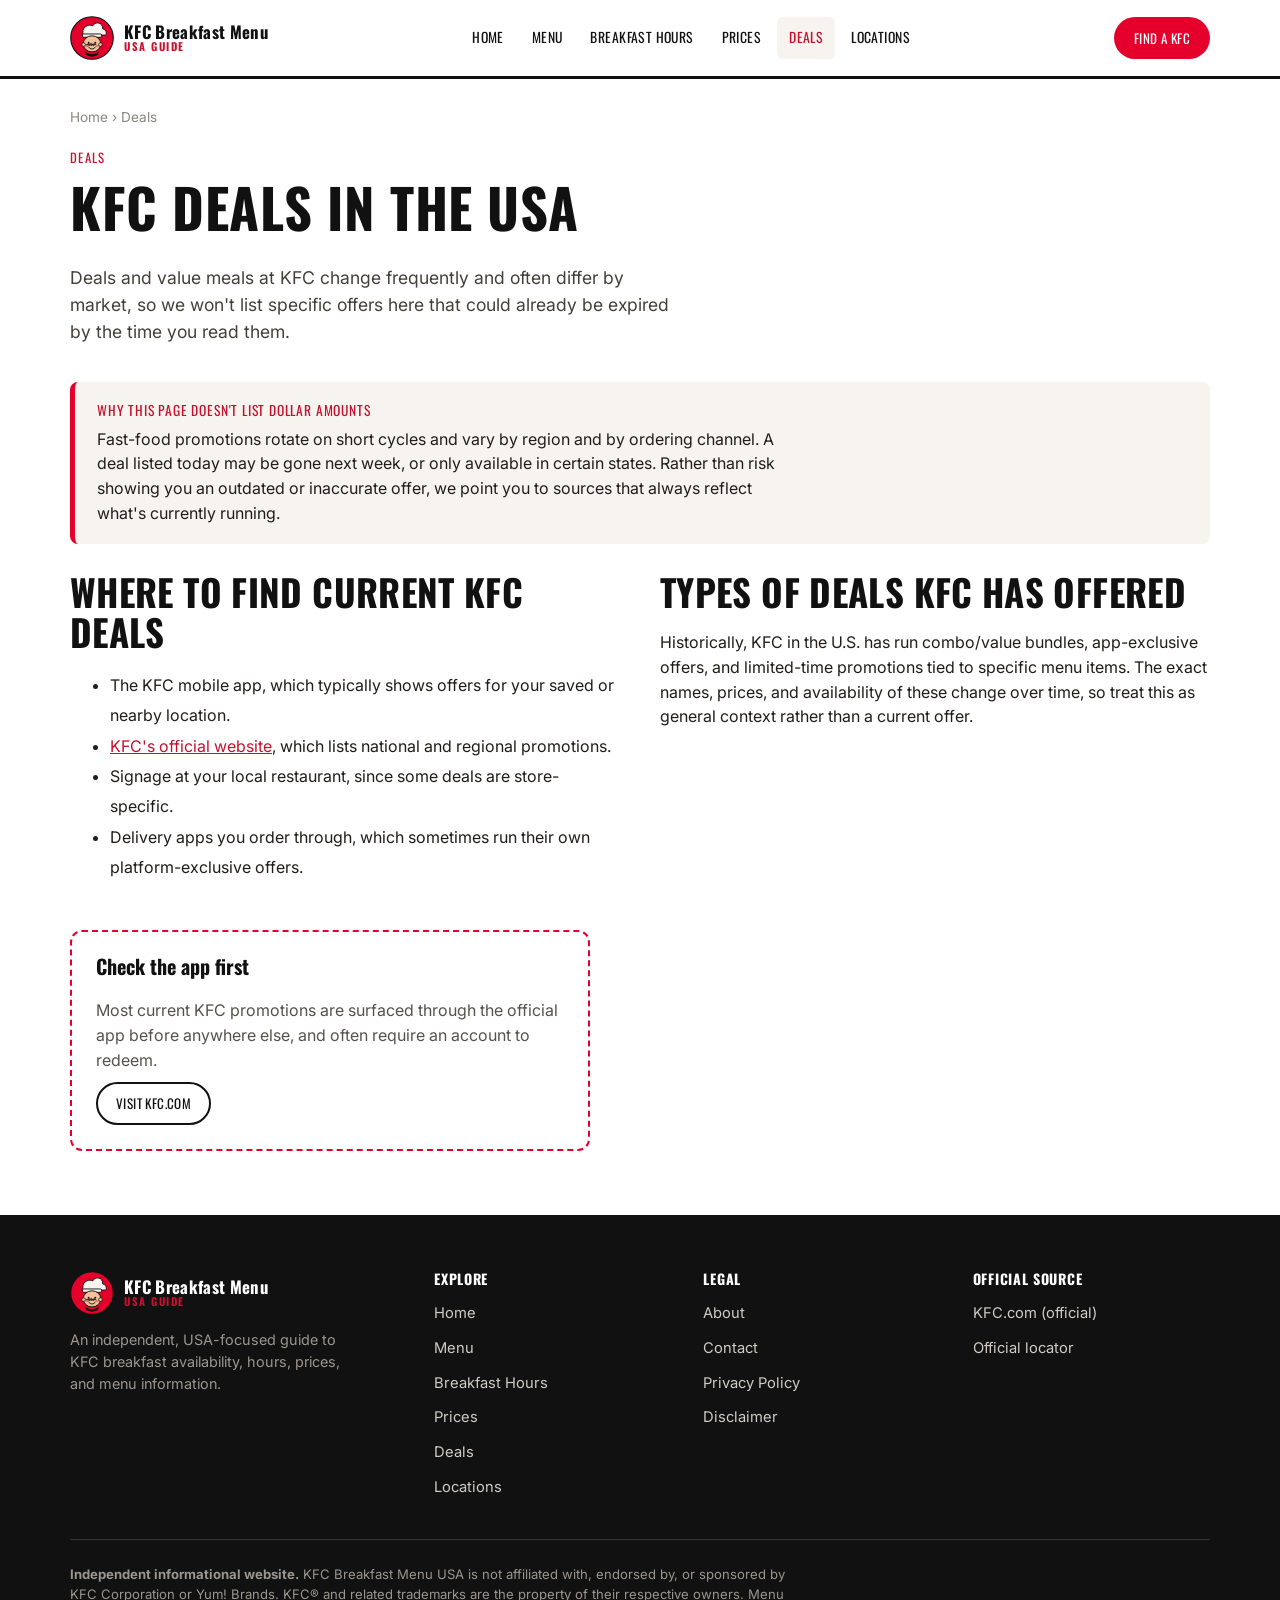
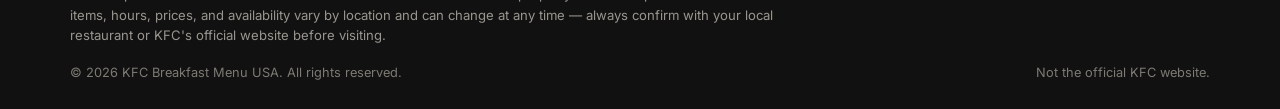
<file: kfc-deals.html>
<!DOCTYPE html>
<html lang="en">
<head>
<meta charset="UTF-8">
  <meta name="viewport" content="width=device-width, initial-scale=1.0">
  <title>KFC Deals USA | How to Find Current Offers & Value Meals</title>
  <meta name="description" content="KFC deals and value meals change often and by market. Here's how to find current, verified KFC offers in the USA instead of relying on outdated lists.">
  <link rel="canonical" href="https://kfc-breakfast-menu.vercel.app/kfc-deals.html">
  <link rel="icon" type="image/svg+xml" href="favicon.svg">
  <link rel="icon" href="favicon.ico">
  <link rel="apple-touch-icon" href="apple-touch-icon.png">
  <meta name="theme-color" content="#E4002B">

  <meta property="og:type" content="website">
  <meta property="og:title" content="KFC Deals USA | How to Find Current Offers & Value Meals">
  <meta property="og:description" content="KFC deals and value meals change often and by market. Here's how to find current, verified KFC offers in the USA instead of relying on outdated lists.">
  <meta property="og:url" content="https://kfc-breakfast-menu.vercel.app/kfc-deals.html">
  <meta property="og:image" content="https://kfc-breakfast-menu.vercel.app/assets/images/og-image.jpg">
  <meta property="og:site_name" content="KFC Breakfast Menu USA">
  <meta name="twitter:card" content="summary_large_image">
  <meta name="twitter:title" content="KFC Deals USA | How to Find Current Offers & Value Meals">
  <meta name="twitter:description" content="KFC deals and value meals change often and by market. Here's how to find current, verified KFC offers in the USA instead of relying on outdated lists.">
  <meta name="twitter:image" content="https://kfc-breakfast-menu.vercel.app/assets/images/og-image.jpg">

  <link rel="preconnect" href="https://fonts.googleapis.com">
  <link rel="preconnect" href="https://fonts.gstatic.com" crossorigin>
  <link href="https://fonts.googleapis.com/css2?family=Oswald:wght@500;700&family=Inter:wght@400;500;600;700&display=swap" rel="stylesheet">
  <link rel="stylesheet" href="style.css">
<script type="application/ld+json">
{
  "@context": "https://schema.org",
  "@type": "BreadcrumbList",
  "itemListElement": [
    {"@type": "ListItem", "position": 1, "name": "Home", "item": "https://kfc-breakfast-menu.vercel.app/"},
    {"@type": "ListItem", "position": 2, "name": "Deals", "item": "https://kfc-breakfast-menu.vercel.app/kfc-deals.html"}
  ]
}
</script>
</head>
<body>
  <a class="skip-link" href="#main">Skip to main content</a>
  <header class="site-header">
    <div class="container">
      <a class="brand" href="/">
        <img src="logo.svg" alt="" width="44" height="44">
        <span class="brand-text">
          <span class="line1">KFC Breakfast Menu</span>
          <span class="line2">USA GUIDE</span>
        </span>
      </a>
      <nav class="main-nav" aria-label="Primary">
        <a href="/">Home</a>
        <a href="/menu.html">Menu</a>
        <a href="/breakfast-hours.html">Breakfast Hours</a>
        <a href="/kfc-menu-prices.html">Prices</a>
        <a href="/kfc-deals.html" aria-current="page">Deals</a>
        <a href="/locations.html">Locations</a>
      </nav>
      <div class="header-actions">
        <a class="btn btn-primary btn-sm" href="locations.html">Find a KFC</a>
        <button class="nav-toggle" aria-expanded="false" aria-controls="primary-nav" aria-label="Toggle menu">
          <span></span>
        </button>
      </div>
    </div>
  </header>

  <main id="main">
    <div class="container" style="padding-top:28px;">
      <p class="breadcrumbs"><a href="index.html">Home</a> &rsaquo; Deals</p>
    </div>

    <section class="section" style="padding-top:0;">
      <div class="container">
        <div class="section-head">
          <span class="kicker">Deals</span>
          <h1>KFC Deals in the USA</h1>
          <p class="lede">Deals and value meals at KFC change frequently and often differ by market, so we won't list specific offers here that could already be expired by the time you read them.</p>
        </div>

        <div class="notice">
          <span class="notice-title">Why this page doesn't list dollar amounts</span>
          <p>Fast-food promotions rotate on short cycles and vary by region and by ordering channel. A deal listed today may be gone next week, or only available in certain states. Rather than risk showing you an outdated or inaccurate offer, we point you to sources that always reflect what's currently running.</p>
        </div>

        <div class="two-col">
          <div>
            <h2>Where to find current KFC deals</h2>
            <ul style="line-height:1.9;">
              <li>The KFC mobile app, which typically shows offers for your saved or nearby location.</li>
              <li><a href="https://www.kfc.com" rel="nofollow noopener" target="_blank">KFC's official website</a>, which lists national and regional promotions.</li>
              <li>Signage at your local restaurant, since some deals are store-specific.</li>
              <li>Delivery apps you order through, which sometimes run their own platform-exclusive offers.</li>
            </ul>
          </div>
          <div>
            <h2>Types of deals KFC has offered</h2>
            <p>Historically, KFC in the U.S. has run combo/value bundles, app-exclusive offers, and limited-time promotions tied to specific menu items. The exact names, prices, and availability of these change over time, so treat this as general context rather than a current offer.</p>
          </div>
        </div>

        <div class="deal-card" style="margin-top:32px;max-width:520px;">
          <h3 class="mt-0">Check the app first</h3>
          <p style="margin:0;color:#55524e;">Most current KFC promotions are surfaced through the official app before anywhere else, and often require an account to redeem.</p>
          <a class="btn btn-outline btn-sm" style="align-self:flex-start;" href="https://www.kfc.com" rel="nofollow noopener" target="_blank">Visit KFC.com</a>
        </div>
      </div>
    </section>
  </main>

  <footer class="site-footer">
    <div class="container">
      <div class="footer-grid">
        <div class="footer-brand">
          <a class="brand" href="/" style="margin-bottom:14px;">
            <img src="logo.svg" alt="" width="40" height="40">
            <span class="brand-text">
              <span class="line1">KFC Breakfast Menu</span>
              <span class="line2">USA GUIDE</span>
            </span>
          </a>
          <p style="max-width:32ch; color:#9a968f; font-size:.9rem;">An independent, USA-focused guide to KFC breakfast availability, hours, prices, and menu information.</p>
        </div>
        <div>
          <h4>Explore</h4>
          <ul>
          <li><a href="index.html">Home</a></li>
          <li><a href="menu.html">Menu</a></li>
          <li><a href="breakfast-hours.html">Breakfast Hours</a></li>
          <li><a href="kfc-menu-prices.html">Prices</a></li>
          <li><a href="kfc-deals.html">Deals</a></li>
          <li><a href="locations.html">Locations</a></li>
          </ul>
        </div>
        <div>
          <h4>Legal</h4>
          <ul>
          <li><a href="about.html">About</a></li>
          <li><a href="contact.html">Contact</a></li>
          <li><a href="privacy.html">Privacy Policy</a></li>
          <li><a href="disclaimer.html">Disclaimer</a></li>
          </ul>
        </div>
        <div>
          <h4>Official Source</h4>
          <ul>
            <li><a href="https://www.kfc.com" rel="nofollow noopener" target="_blank">KFC.com (official)</a></li>
            <li><a href="https://www.kfc.com/locations" rel="nofollow noopener" target="_blank">Official locator</a></li>
          </ul>
        </div>
      </div>
      <div class="footer-disclaimer">
        <p><strong>Independent informational website.</strong> KFC Breakfast Menu USA is not affiliated with, endorsed by, or sponsored by KFC Corporation or Yum! Brands. KFC&reg; and related trademarks are the property of their respective owners. Menu items, hours, prices, and availability vary by location and can change at any time &mdash; always confirm with your local restaurant or KFC's official website before visiting.</p>
        <div class="footer-bottom">
          <span>&copy; 2026 KFC Breakfast Menu USA. All rights reserved.</span>
          <span>Not the official KFC website.</span>
        </div>
      </div>
    </div>
  </footer>
  <button id="back-to-top" aria-label="Back to top">&uarr;</button>
  <script src="script.js"></script>
</body>
</html>
</file>
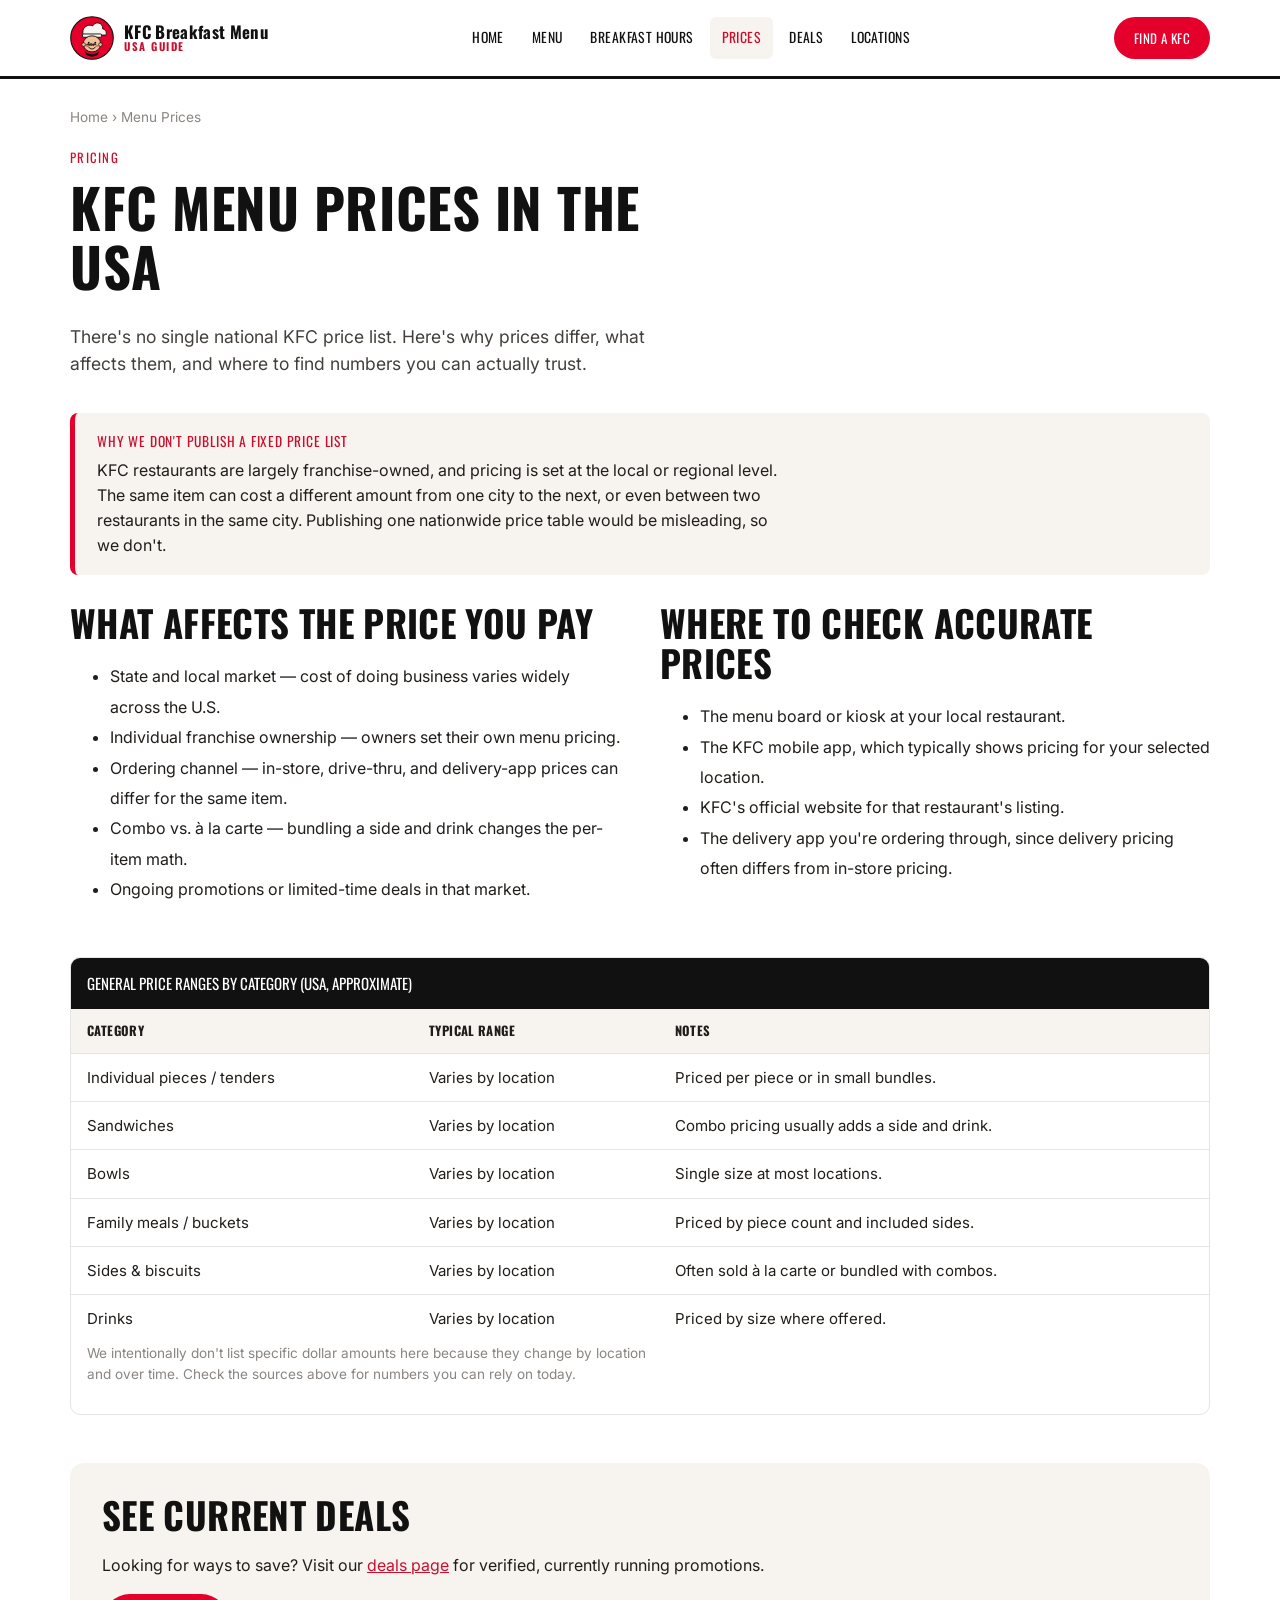
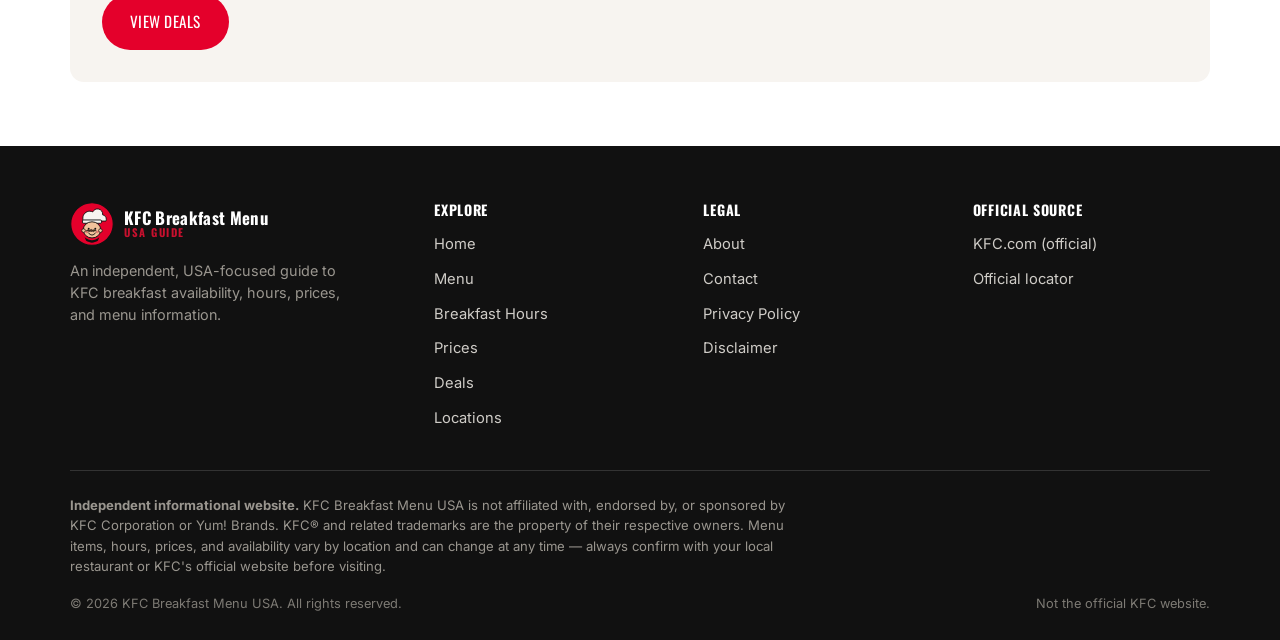
<file: kfc-menu-prices.html>
<!DOCTYPE html>
<html lang="en">
<head>
<meta charset="UTF-8">
  <meta name="viewport" content="width=device-width, initial-scale=1.0">
  <title>KFC Menu Prices USA | How Pricing Works & Where to Check</title>
  <meta name="description" content="KFC menu prices vary by location and ordering channel. Here's how KFC pricing works in the USA and where to find accurate, current prices.">
  <link rel="canonical" href="https://kfc-breakfast-menu.vercel.app/kfc-menu-prices.html">
  <link rel="icon" type="image/svg+xml" href="favicon.svg">
  <link rel="icon" href="favicon.ico">
  <link rel="apple-touch-icon" href="apple-touch-icon.png">
  <meta name="theme-color" content="#E4002B">

  <meta property="og:type" content="website">
  <meta property="og:title" content="KFC Menu Prices USA | How Pricing Works & Where to Check">
  <meta property="og:description" content="KFC menu prices vary by location and ordering channel. Here's how KFC pricing works in the USA and where to find accurate, current prices.">
  <meta property="og:url" content="https://kfc-breakfast-menu.vercel.app/kfc-menu-prices.html">
  <meta property="og:image" content="https://kfc-breakfast-menu.vercel.app/assets/images/og-image.jpg">
  <meta property="og:site_name" content="KFC Breakfast Menu USA">
  <meta name="twitter:card" content="summary_large_image">
  <meta name="twitter:title" content="KFC Menu Prices USA | How Pricing Works & Where to Check">
  <meta name="twitter:description" content="KFC menu prices vary by location and ordering channel. Here's how KFC pricing works in the USA and where to find accurate, current prices.">
  <meta name="twitter:image" content="https://kfc-breakfast-menu.vercel.app/assets/images/og-image.jpg">

  <link rel="preconnect" href="https://fonts.googleapis.com">
  <link rel="preconnect" href="https://fonts.gstatic.com" crossorigin>
  <link href="https://fonts.googleapis.com/css2?family=Oswald:wght@500;700&family=Inter:wght@400;500;600;700&display=swap" rel="stylesheet">
  <link rel="stylesheet" href="style.css">
<script type="application/ld+json">
{
  "@context": "https://schema.org",
  "@type": "BreadcrumbList",
  "itemListElement": [
    {"@type": "ListItem", "position": 1, "name": "Home", "item": "https://kfc-breakfast-menu.vercel.app/"},
    {"@type": "ListItem", "position": 2, "name": "Menu Prices", "item": "https://kfc-breakfast-menu.vercel.app/kfc-menu-prices.html"}
  ]
}
</script>
</head>
<body>
  <a class="skip-link" href="#main">Skip to main content</a>
  <header class="site-header">
    <div class="container">
      <a class="brand" href="/">
        <img src="logo.svg" alt="" width="44" height="44">
        <span class="brand-text">
          <span class="line1">KFC Breakfast Menu</span>
          <span class="line2">USA GUIDE</span>
        </span>
      </a>
      <nav class="main-nav" aria-label="Primary">
        <a href="/">Home</a>
        <a href="/menu.html">Menu</a>
        <a href="/breakfast-hours.html">Breakfast Hours</a>
        <a href="/kfc-menu-prices.html" aria-current="page">Prices</a>
        <a href="/kfc-deals.html">Deals</a>
        <a href="/locations.html">Locations</a>
      </nav>
      <div class="header-actions">
        <a class="btn btn-primary btn-sm" href="locations.html">Find a KFC</a>
        <button class="nav-toggle" aria-expanded="false" aria-controls="primary-nav" aria-label="Toggle menu">
          <span></span>
        </button>
      </div>
    </div>
  </header>

  <main id="main">
    <div class="container" style="padding-top:28px;">
      <p class="breadcrumbs"><a href="index.html">Home</a> &rsaquo; Menu Prices</p>
    </div>

    <section class="section" style="padding-top:0;">
      <div class="container">
        <div class="section-head">
          <span class="kicker">Pricing</span>
          <h1>KFC Menu Prices in the USA</h1>
          <p class="lede">There's no single national KFC price list. Here's why prices differ, what affects them, and where to find numbers you can actually trust.</p>
        </div>

        <div class="notice">
          <span class="notice-title">Why we don't publish a fixed price list</span>
          <p>KFC restaurants are largely franchise-owned, and pricing is set at the local or regional level. The same item can cost a different amount from one city to the next, or even between two restaurants in the same city. Publishing one nationwide price table would be misleading, so we don't.</p>
        </div>

        <div class="two-col">
          <div>
            <h2>What affects the price you pay</h2>
            <ul style="line-height:1.9;">
              <li>State and local market &mdash; cost of doing business varies widely across the U.S.</li>
              <li>Individual franchise ownership &mdash; owners set their own menu pricing.</li>
              <li>Ordering channel &mdash; in-store, drive-thru, and delivery-app prices can differ for the same item.</li>
              <li>Combo vs. à la carte &mdash; bundling a side and drink changes the per-item math.</li>
              <li>Ongoing promotions or limited-time deals in that market.</li>
            </ul>
          </div>
          <div>
            <h2>Where to check accurate prices</h2>
            <ul style="line-height:1.9;">
              <li>The menu board or kiosk at your local restaurant.</li>
              <li>The KFC mobile app, which typically shows pricing for your selected location.</li>
              <li>KFC's official website for that restaurant's listing.</li>
              <li>The delivery app you're ordering through, since delivery pricing often differs from in-store pricing.</li>
            </ul>
          </div>
        </div>

        <div class="data-table-wrap" style="margin-top:36px;">
          <table class="data-table">
            <caption>General price ranges by category (USA, approximate)</caption>
            <thead><tr><th>Category</th><th>Typical range</th><th>Notes</th></tr></thead>
            <tbody>
              <tr><td>Individual pieces / tenders</td><td>Varies by location</td><td>Priced per piece or in small bundles.</td></tr>
              <tr><td>Sandwiches</td><td>Varies by location</td><td>Combo pricing usually adds a side and drink.</td></tr>
              <tr><td>Bowls</td><td>Varies by location</td><td>Single size at most locations.</td></tr>
              <tr><td>Family meals / buckets</td><td>Varies by location</td><td>Priced by piece count and included sides.</td></tr>
              <tr><td>Sides &amp; biscuits</td><td>Varies by location</td><td>Often sold à la carte or bundled with combos.</td></tr>
              <tr><td>Drinks</td><td>Varies by location</td><td>Priced by size where offered.</td></tr>
            </tbody>
          </table>
          <p style="font-size:.85rem;color:#8a8580;padding:0 16px 16px;">We intentionally don't list specific dollar amounts here because they change by location and over time. Check the sources above for numbers you can rely on today.</p>
        </div>

        <div class="section-alt" style="margin-top:48px;padding:32px;border-radius:14px;">
          <h2 class="mt-0">See current deals</h2>
          <p>Looking for ways to save? Visit our <a href="kfc-deals.html">deals page</a> for verified, currently running promotions.</p>
          <a class="btn btn-primary" href="kfc-deals.html">View Deals</a>
        </div>
      </div>
    </section>
  </main>

  <footer class="site-footer">
    <div class="container">
      <div class="footer-grid">
        <div class="footer-brand">
          <a class="brand" href="/" style="margin-bottom:14px;">
            <img src="logo.svg" alt="" width="40" height="40">
            <span class="brand-text">
              <span class="line1">KFC Breakfast Menu</span>
              <span class="line2">USA GUIDE</span>
            </span>
          </a>
          <p style="max-width:32ch; color:#9a968f; font-size:.9rem;">An independent, USA-focused guide to KFC breakfast availability, hours, prices, and menu information.</p>
        </div>
        <div>
          <h4>Explore</h4>
          <ul>
          <li><a href="index.html">Home</a></li>
          <li><a href="menu.html">Menu</a></li>
          <li><a href="breakfast-hours.html">Breakfast Hours</a></li>
          <li><a href="kfc-menu-prices.html">Prices</a></li>
          <li><a href="kfc-deals.html">Deals</a></li>
          <li><a href="locations.html">Locations</a></li>
          </ul>
        </div>
        <div>
          <h4>Legal</h4>
          <ul>
          <li><a href="about.html">About</a></li>
          <li><a href="contact.html">Contact</a></li>
          <li><a href="privacy.html">Privacy Policy</a></li>
          <li><a href="disclaimer.html">Disclaimer</a></li>
          </ul>
        </div>
        <div>
          <h4>Official Source</h4>
          <ul>
            <li><a href="https://www.kfc.com" rel="nofollow noopener" target="_blank">KFC.com (official)</a></li>
            <li><a href="https://www.kfc.com/locations" rel="nofollow noopener" target="_blank">Official locator</a></li>
          </ul>
        </div>
      </div>
      <div class="footer-disclaimer">
        <p><strong>Independent informational website.</strong> KFC Breakfast Menu USA is not affiliated with, endorsed by, or sponsored by KFC Corporation or Yum! Brands. KFC&reg; and related trademarks are the property of their respective owners. Menu items, hours, prices, and availability vary by location and can change at any time &mdash; always confirm with your local restaurant or KFC's official website before visiting.</p>
        <div class="footer-bottom">
          <span>&copy; 2026 KFC Breakfast Menu USA. All rights reserved.</span>
          <span>Not the official KFC website.</span>
        </div>
      </div>
    </div>
  </footer>
  <button id="back-to-top" aria-label="Back to top">&uarr;</button>
  <script src="script.js"></script>
</body>
</html>
</file>
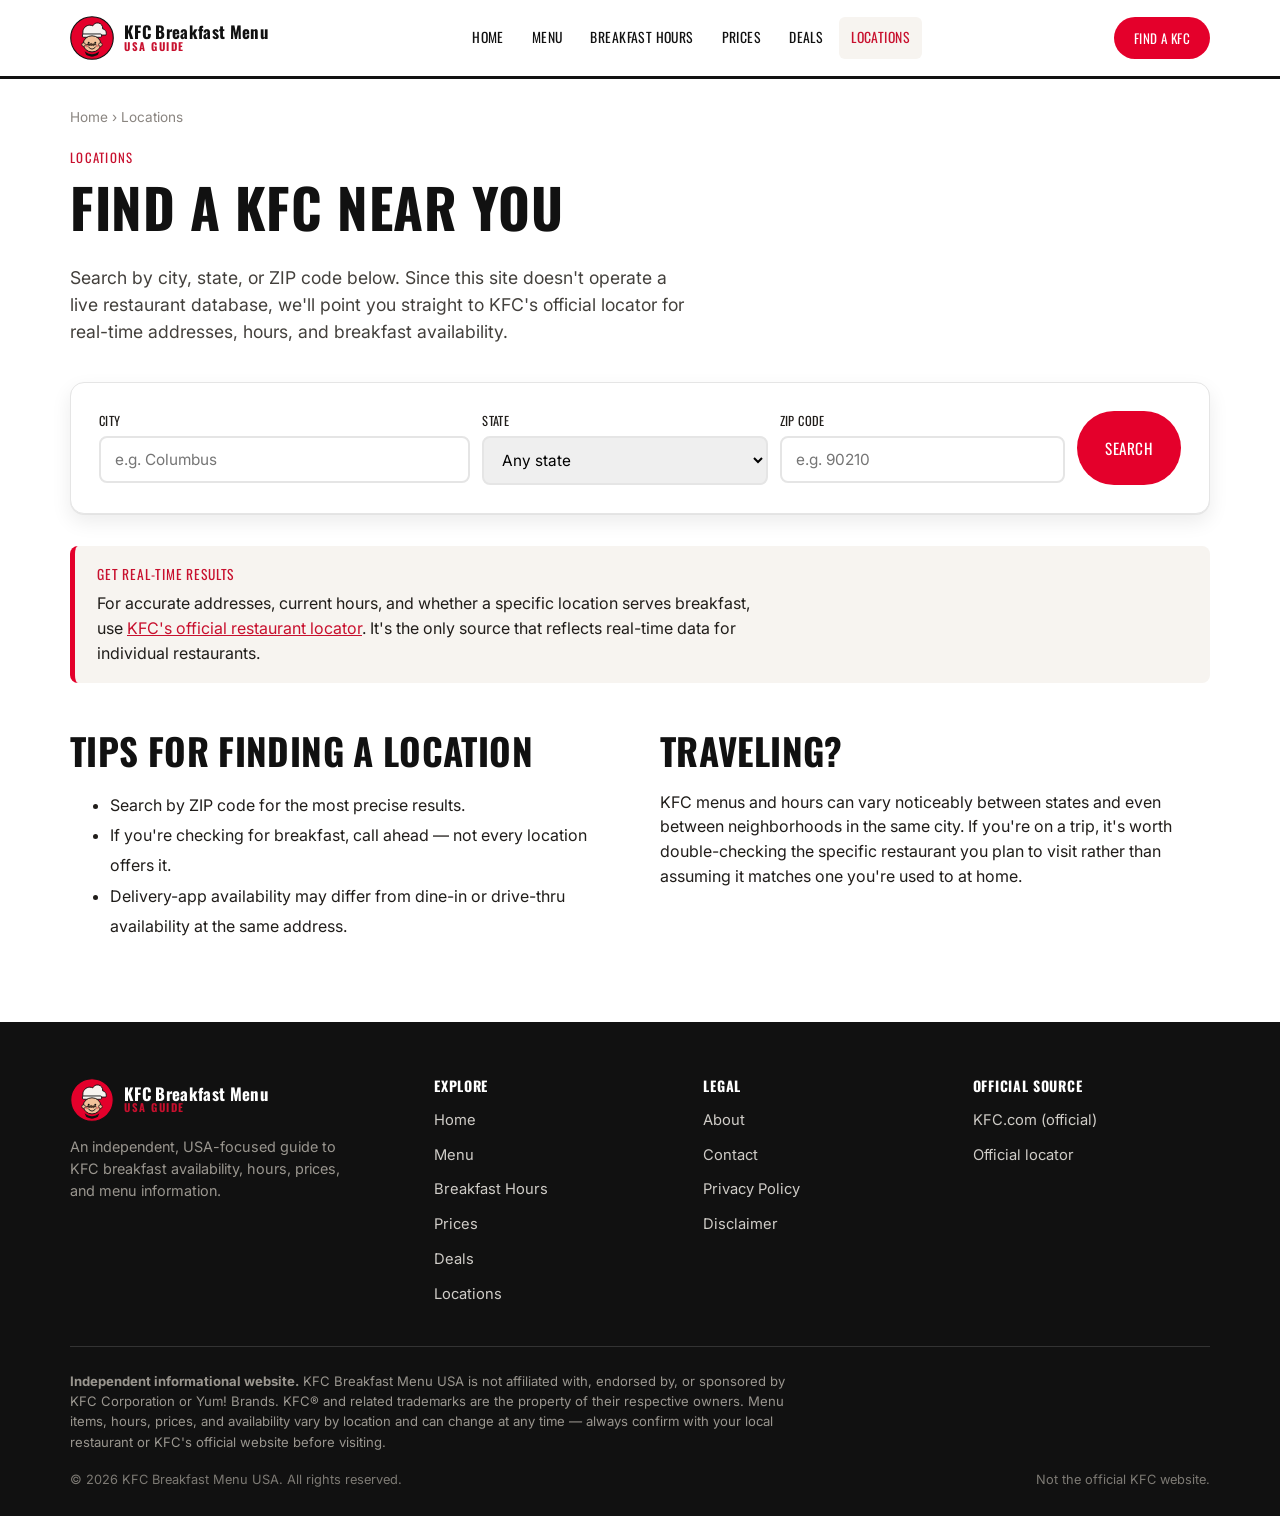
<file: locations.html>
<!DOCTYPE html>
<html lang="en">
<head>
<meta charset="UTF-8">
  <meta name="viewport" content="width=device-width, initial-scale=1.0">
  <title>Find a KFC Near You | USA Locations</title>
  <meta name="description" content="Search for a KFC restaurant by city, state, or ZIP code, then confirm hours, menu, and breakfast availability using KFC's official locator.">
  <link rel="canonical" href="https://kfc-breakfast-menu.vercel.app/locations.html">
  <link rel="icon" type="image/svg+xml" href="favicon.svg">
  <link rel="icon" href="favicon.ico">
  <link rel="apple-touch-icon" href="apple-touch-icon.png">
  <meta name="theme-color" content="#E4002B">

  <meta property="og:type" content="website">
  <meta property="og:title" content="Find a KFC Near You | USA Locations">
  <meta property="og:description" content="Search for a KFC restaurant by city, state, or ZIP code, then confirm hours, menu, and breakfast availability using KFC's official locator.">
  <meta property="og:url" content="https://kfc-breakfast-menu.vercel.app/locations.html">
  <meta property="og:image" content="https://kfc-breakfast-menu.vercel.app/assets/images/og-image.jpg">
  <meta property="og:site_name" content="KFC Breakfast Menu USA">
  <meta name="twitter:card" content="summary_large_image">
  <meta name="twitter:title" content="Find a KFC Near You | USA Locations">
  <meta name="twitter:description" content="Search for a KFC restaurant by city, state, or ZIP code, then confirm hours, menu, and breakfast availability using KFC's official locator.">
  <meta name="twitter:image" content="https://kfc-breakfast-menu.vercel.app/assets/images/og-image.jpg">

  <link rel="preconnect" href="https://fonts.googleapis.com">
  <link rel="preconnect" href="https://fonts.gstatic.com" crossorigin>
  <link href="https://fonts.googleapis.com/css2?family=Oswald:wght@500;700&family=Inter:wght@400;500;600;700&display=swap" rel="stylesheet">
  <link rel="stylesheet" href="style.css">
<script type="application/ld+json">
{
  "@context": "https://schema.org",
  "@type": "BreadcrumbList",
  "itemListElement": [
    {"@type": "ListItem", "position": 1, "name": "Home", "item": "https://kfc-breakfast-menu.vercel.app/"},
    {"@type": "ListItem", "position": 2, "name": "Locations", "item": "https://kfc-breakfast-menu.vercel.app/locations.html"}
  ]
}
</script>
</head>
<body>
  <a class="skip-link" href="#main">Skip to main content</a>
  <header class="site-header">
    <div class="container">
      <a class="brand" href="/">
        <img src="logo.svg" alt="" width="44" height="44">
        <span class="brand-text">
          <span class="line1">KFC Breakfast Menu</span>
          <span class="line2">USA GUIDE</span>
        </span>
      </a>
      <nav class="main-nav" aria-label="Primary">
        <a href="/">Home</a>
        <a href="/menu.html">Menu</a>
        <a href="/breakfast-hours.html">Breakfast Hours</a>
        <a href="/kfc-menu-prices.html">Prices</a>
        <a href="/kfc-deals.html">Deals</a>
        <a href="/locations.html" aria-current="page">Locations</a>
      </nav>
      <div class="header-actions">
        <a class="btn btn-primary btn-sm" href="locations.html">Find a KFC</a>
        <button class="nav-toggle" aria-expanded="false" aria-controls="primary-nav" aria-label="Toggle menu">
          <span></span>
        </button>
      </div>
    </div>
  </header>

  <main id="main">
    <div class="container" style="padding-top:28px;">
      <p class="breadcrumbs"><a href="index.html">Home</a> &rsaquo; Locations</p>
    </div>

    <section class="section" style="padding-top:0;">
      <div class="container">
        <div class="section-head">
          <span class="kicker">Locations</span>
          <h1>Find a KFC Near You</h1>
          <p class="lede">Search by city, state, or ZIP code below. Since this site doesn't operate a live restaurant database, we'll point you straight to KFC's official locator for real-time addresses, hours, and breakfast availability.</p>
        </div>

        <div class="finder">
          <form id="finder-form">
            <div>
              <label for="finder-city">City</label>
              <input type="text" id="finder-city" name="city" placeholder="e.g. Columbus" autocomplete="address-level2">
            </div>
            <div>
              <label for="finder-state">State</label>
              <select id="finder-state" name="state">
                <option value="">Any state</option>
                <option>AL</option><option>AK</option><option>AZ</option><option>AR</option><option>CA</option>
                <option>CO</option><option>CT</option><option>DE</option><option>FL</option><option>GA</option>
                <option>HI</option><option>ID</option><option>IL</option><option>IN</option><option>IA</option>
                <option>KS</option><option>KY</option><option>LA</option><option>ME</option><option>MD</option>
                <option>MA</option><option>MI</option><option>MN</option><option>MS</option><option>MO</option>
                <option>MT</option><option>NE</option><option>NV</option><option>NH</option><option>NJ</option>
                <option>NM</option><option>NY</option><option>NC</option><option>ND</option><option>OH</option>
                <option>OK</option><option>OR</option><option>PA</option><option>RI</option><option>SC</option>
                <option>SD</option><option>TN</option><option>TX</option><option>UT</option><option>VT</option>
                <option>VA</option><option>WA</option><option>WV</option><option>WI</option><option>WY</option>
              </select>
            </div>
            <div>
              <label for="finder-zip">ZIP code</label>
              <input type="text" id="finder-zip" name="zip" placeholder="e.g. 90210" inputmode="numeric" autocomplete="postal-code">
            </div>
            <button type="submit" class="btn btn-primary">Search</button>
          </form>
          <div id="finder-result" class="finder-result" role="status"></div>
        </div>

        <div class="notice" style="margin-top:32px;">
          <span class="notice-title">Get real-time results</span>
          <p>For accurate addresses, current hours, and whether a specific location serves breakfast, use <a href="https://www.kfc.com/locations" rel="nofollow noopener" target="_blank">KFC's official restaurant locator</a>. It's the only source that reflects real-time data for individual restaurants.</p>
        </div>

        <div class="two-col" style="margin-top:48px;">
          <div>
            <h2>Tips for finding a location</h2>
            <ul style="line-height:1.9;">
              <li>Search by ZIP code for the most precise results.</li>
              <li>If you're checking for breakfast, call ahead &mdash; not every location offers it.</li>
              <li>Delivery-app availability may differ from dine-in or drive-thru availability at the same address.</li>
            </ul>
          </div>
          <div>
            <h2>Traveling?</h2>
            <p>KFC menus and hours can vary noticeably between states and even between neighborhoods in the same city. If you're on a trip, it's worth double-checking the specific restaurant you plan to visit rather than assuming it matches one you're used to at home.</p>
          </div>
        </div>
      </div>
    </section>
  </main>

  <footer class="site-footer">
    <div class="container">
      <div class="footer-grid">
        <div class="footer-brand">
          <a class="brand" href="/" style="margin-bottom:14px;">
            <img src="logo.svg" alt="" width="40" height="40">
            <span class="brand-text">
              <span class="line1">KFC Breakfast Menu</span>
              <span class="line2">USA GUIDE</span>
            </span>
          </a>
          <p style="max-width:32ch; color:#9a968f; font-size:.9rem;">An independent, USA-focused guide to KFC breakfast availability, hours, prices, and menu information.</p>
        </div>
        <div>
          <h4>Explore</h4>
          <ul>
          <li><a href="index.html">Home</a></li>
          <li><a href="menu.html">Menu</a></li>
          <li><a href="breakfast-hours.html">Breakfast Hours</a></li>
          <li><a href="kfc-menu-prices.html">Prices</a></li>
          <li><a href="kfc-deals.html">Deals</a></li>
          <li><a href="locations.html">Locations</a></li>
          </ul>
        </div>
        <div>
          <h4>Legal</h4>
          <ul>
          <li><a href="about.html">About</a></li>
          <li><a href="contact.html">Contact</a></li>
          <li><a href="privacy.html">Privacy Policy</a></li>
          <li><a href="disclaimer.html">Disclaimer</a></li>
          </ul>
        </div>
        <div>
          <h4>Official Source</h4>
          <ul>
            <li><a href="https://www.kfc.com" rel="nofollow noopener" target="_blank">KFC.com (official)</a></li>
            <li><a href="https://www.kfc.com/locations" rel="nofollow noopener" target="_blank">Official locator</a></li>
          </ul>
        </div>
      </div>
      <div class="footer-disclaimer">
        <p><strong>Independent informational website.</strong> KFC Breakfast Menu USA is not affiliated with, endorsed by, or sponsored by KFC Corporation or Yum! Brands. KFC&reg; and related trademarks are the property of their respective owners. Menu items, hours, prices, and availability vary by location and can change at any time &mdash; always confirm with your local restaurant or KFC's official website before visiting.</p>
        <div class="footer-bottom">
          <span>&copy; 2026 KFC Breakfast Menu USA. All rights reserved.</span>
          <span>Not the official KFC website.</span>
        </div>
      </div>
    </div>
  </footer>
  <button id="back-to-top" aria-label="Back to top">&uarr;</button>
  <script src="script.js"></script>
</body>
</html>
</file>
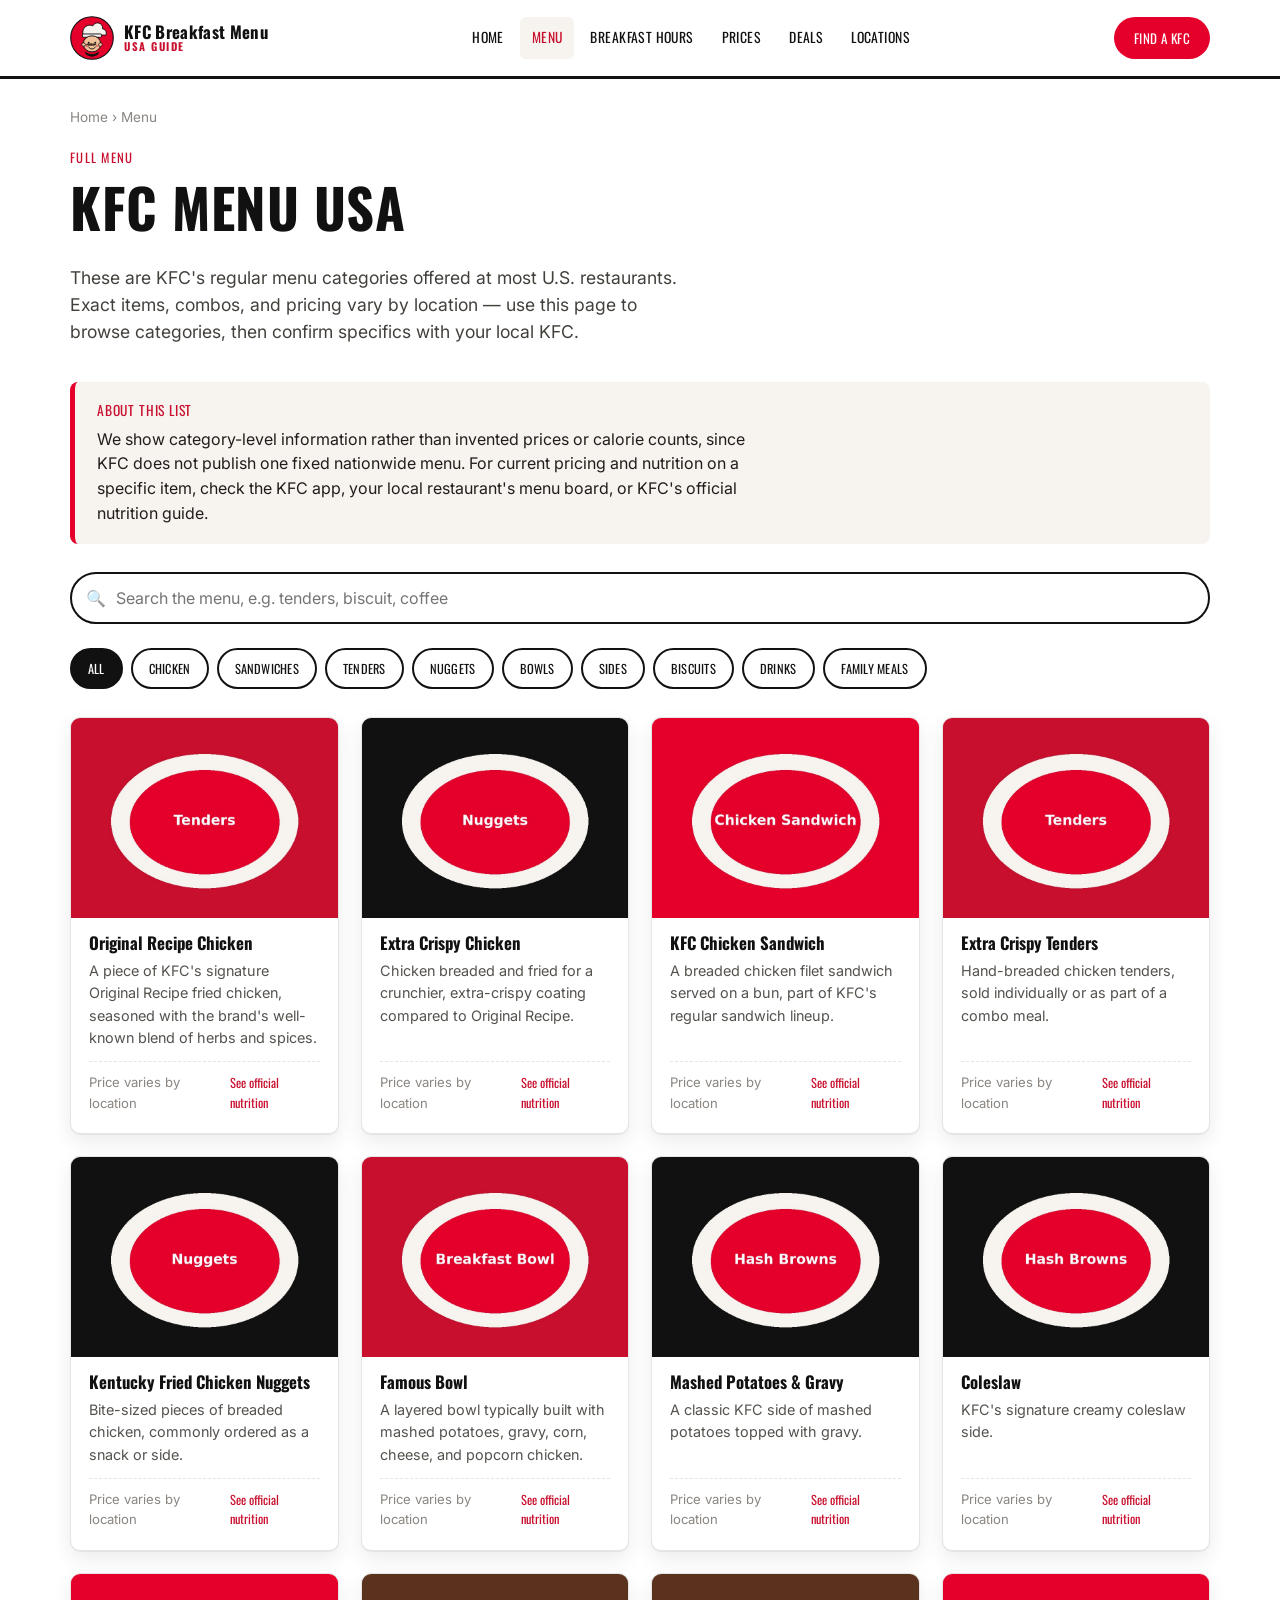
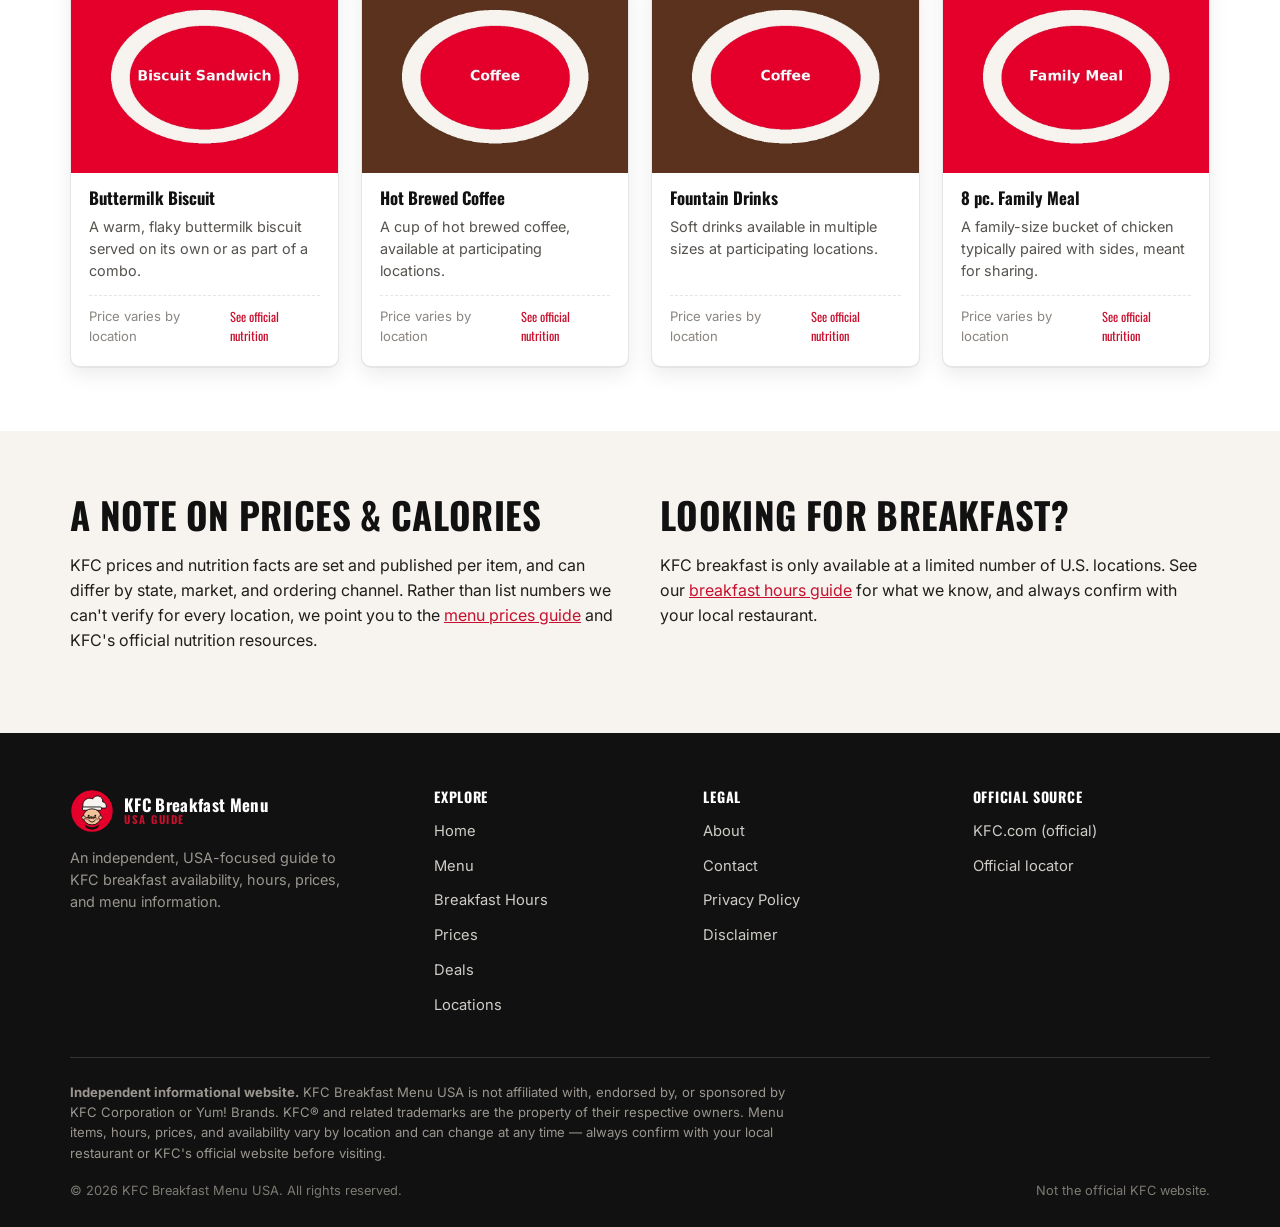
<file: menu.html>
<!DOCTYPE html>
<html lang="en">
<head>
<meta charset="UTF-8">
  <meta name="viewport" content="width=device-width, initial-scale=1.0">
  <title>KFC Menu USA | Categories, Prices & Calories</title>
  <meta name="description" content="Browse KFC's regular USA menu by category — chicken, sandwiches, tenders, bowls, sides, biscuits, drinks, and family meals — with search and filters.">
  <link rel="canonical" href="https://kfc-breakfast-menu.vercel.app/menu.html">
  <link rel="icon" type="image/svg+xml" href="favicon.svg">
  <link rel="icon" href="favicon.ico">
  <link rel="apple-touch-icon" href="apple-touch-icon.png">
  <meta name="theme-color" content="#E4002B">

  <meta property="og:type" content="website">
  <meta property="og:title" content="KFC Menu USA | Categories, Prices & Calories">
  <meta property="og:description" content="Browse KFC's regular USA menu by category — chicken, sandwiches, tenders, bowls, sides, biscuits, drinks, and family meals — with search and filters.">
  <meta property="og:url" content="https://kfc-breakfast-menu.vercel.app/menu.html">
  <meta property="og:image" content="https://kfc-breakfast-menu.vercel.app/assets/images/og-image.jpg">
  <meta property="og:site_name" content="KFC Breakfast Menu USA">
  <meta name="twitter:card" content="summary_large_image">
  <meta name="twitter:title" content="KFC Menu USA | Categories, Prices & Calories">
  <meta name="twitter:description" content="Browse KFC's regular USA menu by category — chicken, sandwiches, tenders, bowls, sides, biscuits, drinks, and family meals — with search and filters.">
  <meta name="twitter:image" content="https://kfc-breakfast-menu.vercel.app/assets/images/og-image.jpg">

  <link rel="preconnect" href="https://fonts.googleapis.com">
  <link rel="preconnect" href="https://fonts.gstatic.com" crossorigin>
  <link href="https://fonts.googleapis.com/css2?family=Oswald:wght@500;700&family=Inter:wght@400;500;600;700&display=swap" rel="stylesheet">
  <link rel="stylesheet" href="style.css">
<script type="application/ld+json">
{
  "@context": "https://schema.org",
  "@type": "BreadcrumbList",
  "itemListElement": [
    {"@type": "ListItem", "position": 1, "name": "Home", "item": "https://kfc-breakfast-menu.vercel.app/"},
    {"@type": "ListItem", "position": 2, "name": "Menu", "item": "https://kfc-breakfast-menu.vercel.app/menu.html"}
  ]
}
</script>
</head>
<body>
  <a class="skip-link" href="#main">Skip to main content</a>
  <header class="site-header">
    <div class="container">
      <a class="brand" href="/">
        <img src="logo.svg" alt="" width="44" height="44">
        <span class="brand-text">
          <span class="line1">KFC Breakfast Menu</span>
          <span class="line2">USA GUIDE</span>
        </span>
      </a>
      <nav class="main-nav" aria-label="Primary">
        <a href="/">Home</a>
        <a href="/menu.html" aria-current="page">Menu</a>
        <a href="/breakfast-hours.html">Breakfast Hours</a>
        <a href="/kfc-menu-prices.html">Prices</a>
        <a href="/kfc-deals.html">Deals</a>
        <a href="/locations.html">Locations</a>
      </nav>
      <div class="header-actions">
        <a class="btn btn-primary btn-sm" href="locations.html">Find a KFC</a>
        <button class="nav-toggle" aria-expanded="false" aria-controls="primary-nav" aria-label="Toggle menu">
          <span></span>
        </button>
      </div>
    </div>
  </header>

  <main id="main">
    <div class="container" style="padding-top:28px;">
      <p class="breadcrumbs"><a href="index.html">Home</a> &rsaquo; Menu</p>
    </div>

    <section class="section" style="padding-top:0;">
      <div class="container">
        <div class="section-head">
          <span class="kicker">Full Menu</span>
          <h1>KFC Menu USA</h1>
          <p class="lede">These are KFC's regular menu categories offered at most U.S. restaurants. Exact items, combos, and pricing vary by location &mdash; use this page to browse categories, then confirm specifics with your local KFC.</p>
        </div>

        <div class="notice">
          <span class="notice-title">About this list</span>
          <p>We show category-level information rather than invented prices or calorie counts, since KFC does not publish one fixed nationwide menu. For current pricing and nutrition on a specific item, check the KFC app, your local restaurant's menu board, or KFC's official nutrition guide.</p>
        </div>

        <div class="menu-toolbar">
          <div class="search-field">
            <span class="search-icon" aria-hidden="true">&#128269;</span>
            <label for="menu-search" class="visually-hidden">Search menu items</label>
            <input type="search" id="menu-search" placeholder="Search the menu, e.g. tenders, biscuit, coffee">
          </div>
        </div>
        <div class="filter-chips" role="group" aria-label="Filter by category" style="margin-bottom:28px;">
          <button class="chip" data-category="all" aria-pressed="true">All</button>
          <button class="chip" data-category="chicken" aria-pressed="false">Chicken</button>
          <button class="chip" data-category="sandwiches" aria-pressed="false">Sandwiches</button>
          <button class="chip" data-category="tenders" aria-pressed="false">Tenders</button>
          <button class="chip" data-category="nuggets" aria-pressed="false">Nuggets</button>
          <button class="chip" data-category="bowls" aria-pressed="false">Bowls</button>
          <button class="chip" data-category="sides" aria-pressed="false">Sides</button>
          <button class="chip" data-category="biscuits" aria-pressed="false">Biscuits</button>
          <button class="chip" data-category="drinks" aria-pressed="false">Drinks</button>
          <button class="chip" data-category="family" aria-pressed="false">Family Meals</button>
        </div>

        <div class="card-grid">
          <article class="ticket-card" data-menu-card data-category="chicken" data-name="original recipe chicken" id="chicken">
            <div class="thumb">
              <img src="assets/images/food-tenders.jpg" alt="Illustration representing Original Recipe Chicken" width="800" height="600" loading="lazy">
            </div>
            <div class="body">
              <h3>Original Recipe Chicken</h3>
              <p class="desc">A piece of KFC's signature Original Recipe fried chicken, seasoned with the brand's well-known blend of herbs and spices.</p>
              <div class="meta-row">
                <span>Price varies by location</span>
                <span class="badge-cal">See official nutrition</span>
              </div>
            </div>
          </article>
          <article class="ticket-card" data-menu-card data-category="chicken" data-name="extra crispy chicken" id="chicken">
            <div class="thumb">
              <img src="assets/images/food-nuggets.jpg" alt="Illustration representing Extra Crispy Chicken" width="800" height="600" loading="lazy">
            </div>
            <div class="body">
              <h3>Extra Crispy Chicken</h3>
              <p class="desc">Chicken breaded and fried for a crunchier, extra-crispy coating compared to Original Recipe.</p>
              <div class="meta-row">
                <span>Price varies by location</span>
                <span class="badge-cal">See official nutrition</span>
              </div>
            </div>
          </article>
          <article class="ticket-card" data-menu-card data-category="sandwiches" data-name="kfc chicken sandwich" id="sandwiches">
            <div class="thumb">
              <img src="assets/images/food-chicken-sandwich.jpg" alt="Illustration representing KFC Chicken Sandwich" width="800" height="600" loading="lazy">
            </div>
            <div class="body">
              <h3>KFC Chicken Sandwich</h3>
              <p class="desc">A breaded chicken filet sandwich served on a bun, part of KFC's regular sandwich lineup.</p>
              <div class="meta-row">
                <span>Price varies by location</span>
                <span class="badge-cal">See official nutrition</span>
              </div>
            </div>
          </article>
          <article class="ticket-card" data-menu-card data-category="tenders" data-name="extra crispy tenders" id="tenders">
            <div class="thumb">
              <img src="assets/images/food-tenders.jpg" alt="Illustration representing Extra Crispy Tenders" width="800" height="600" loading="lazy">
            </div>
            <div class="body">
              <h3>Extra Crispy Tenders</h3>
              <p class="desc">Hand-breaded chicken tenders, sold individually or as part of a combo meal.</p>
              <div class="meta-row">
                <span>Price varies by location</span>
                <span class="badge-cal">See official nutrition</span>
              </div>
            </div>
          </article>
          <article class="ticket-card" data-menu-card data-category="nuggets" data-name="kentucky fried chicken nuggets" id="nuggets">
            <div class="thumb">
              <img src="assets/images/food-nuggets.jpg" alt="Illustration representing Kentucky Fried Chicken Nuggets" width="800" height="600" loading="lazy">
            </div>
            <div class="body">
              <h3>Kentucky Fried Chicken Nuggets</h3>
              <p class="desc">Bite-sized pieces of breaded chicken, commonly ordered as a snack or side.</p>
              <div class="meta-row">
                <span>Price varies by location</span>
                <span class="badge-cal">See official nutrition</span>
              </div>
            </div>
          </article>
          <article class="ticket-card" data-menu-card data-category="bowls" data-name="famous bowl" id="bowls">
            <div class="thumb">
              <img src="assets/images/food-breakfast-bowl.jpg" alt="Illustration representing Famous Bowl" width="800" height="600" loading="lazy">
            </div>
            <div class="body">
              <h3>Famous Bowl</h3>
              <p class="desc">A layered bowl typically built with mashed potatoes, gravy, corn, cheese, and popcorn chicken.</p>
              <div class="meta-row">
                <span>Price varies by location</span>
                <span class="badge-cal">See official nutrition</span>
              </div>
            </div>
          </article>
          <article class="ticket-card" data-menu-card data-category="sides" data-name="mashed potatoes &amp; gravy" id="sides">
            <div class="thumb">
              <img src="assets/images/food-hash-browns.jpg" alt="Illustration representing Mashed Potatoes &amp; Gravy" width="800" height="600" loading="lazy">
            </div>
            <div class="body">
              <h3>Mashed Potatoes &amp; Gravy</h3>
              <p class="desc">A classic KFC side of mashed potatoes topped with gravy.</p>
              <div class="meta-row">
                <span>Price varies by location</span>
                <span class="badge-cal">See official nutrition</span>
              </div>
            </div>
          </article>
          <article class="ticket-card" data-menu-card data-category="sides" data-name="coleslaw" id="sides">
            <div class="thumb">
              <img src="assets/images/food-hash-browns.jpg" alt="Illustration representing Coleslaw" width="800" height="600" loading="lazy">
            </div>
            <div class="body">
              <h3>Coleslaw</h3>
              <p class="desc">KFC's signature creamy coleslaw side.</p>
              <div class="meta-row">
                <span>Price varies by location</span>
                <span class="badge-cal">See official nutrition</span>
              </div>
            </div>
          </article>
          <article class="ticket-card" data-menu-card data-category="biscuits" data-name="buttermilk biscuit" id="biscuits">
            <div class="thumb">
              <img src="assets/images/food-biscuit-sandwich.jpg" alt="Illustration representing Buttermilk Biscuit" width="800" height="600" loading="lazy">
            </div>
            <div class="body">
              <h3>Buttermilk Biscuit</h3>
              <p class="desc">A warm, flaky buttermilk biscuit served on its own or as part of a combo.</p>
              <div class="meta-row">
                <span>Price varies by location</span>
                <span class="badge-cal">See official nutrition</span>
              </div>
            </div>
          </article>
          <article class="ticket-card" data-menu-card data-category="drinks" data-name="hot brewed coffee" id="drinks">
            <div class="thumb">
              <img src="assets/images/food-coffee.jpg" alt="Illustration representing Hot Brewed Coffee" width="800" height="600" loading="lazy">
            </div>
            <div class="body">
              <h3>Hot Brewed Coffee</h3>
              <p class="desc">A cup of hot brewed coffee, available at participating locations.</p>
              <div class="meta-row">
                <span>Price varies by location</span>
                <span class="badge-cal">See official nutrition</span>
              </div>
            </div>
          </article>
          <article class="ticket-card" data-menu-card data-category="drinks" data-name="fountain drinks" id="drinks">
            <div class="thumb">
              <img src="assets/images/food-coffee.jpg" alt="Illustration representing Fountain Drinks" width="800" height="600" loading="lazy">
            </div>
            <div class="body">
              <h3>Fountain Drinks</h3>
              <p class="desc">Soft drinks available in multiple sizes at participating locations.</p>
              <div class="meta-row">
                <span>Price varies by location</span>
                <span class="badge-cal">See official nutrition</span>
              </div>
            </div>
          </article>
          <article class="ticket-card" data-menu-card data-category="family" data-name="8 pc. family meal" id="family">
            <div class="thumb">
              <img src="assets/images/food-family-meal.jpg" alt="Illustration representing 8 pc. Family Meal" width="800" height="600" loading="lazy">
            </div>
            <div class="body">
              <h3>8 pc. Family Meal</h3>
              <p class="desc">A family-size bucket of chicken typically paired with sides, meant for sharing.</p>
              <div class="meta-row">
                <span>Price varies by location</span>
                <span class="badge-cal">See official nutrition</span>
              </div>
            </div>
          </article>
        </div>
        <p id="no-results" class="no-results">No menu items matched your search. Try a different term or category.</p>
      </div>
    </section>

    <section class="section section-alt">
      <div class="container two-col">
        <div>
          <h2>A note on prices &amp; calories</h2>
          <p>KFC prices and nutrition facts are set and published per item, and can differ by state, market, and ordering channel. Rather than list numbers we can't verify for every location, we point you to the <a href="kfc-menu-prices.html">menu prices guide</a> and KFC's official nutrition resources.</p>
        </div>
        <div>
          <h2>Looking for breakfast?</h2>
          <p>KFC breakfast is only available at a limited number of U.S. locations. See our <a href="breakfast-hours.html">breakfast hours guide</a> for what we know, and always confirm with your local restaurant.</p>
        </div>
      </div>
    </section>
  </main>

  <footer class="site-footer">
    <div class="container">
      <div class="footer-grid">
        <div class="footer-brand">
          <a class="brand" href="/" style="margin-bottom:14px;">
            <img src="logo.svg" alt="" width="40" height="40">
            <span class="brand-text">
              <span class="line1">KFC Breakfast Menu</span>
              <span class="line2">USA GUIDE</span>
            </span>
          </a>
          <p style="max-width:32ch; color:#9a968f; font-size:.9rem;">An independent, USA-focused guide to KFC breakfast availability, hours, prices, and menu information.</p>
        </div>
        <div>
          <h4>Explore</h4>
          <ul>
          <li><a href="index.html">Home</a></li>
          <li><a href="menu.html">Menu</a></li>
          <li><a href="breakfast-hours.html">Breakfast Hours</a></li>
          <li><a href="kfc-menu-prices.html">Prices</a></li>
          <li><a href="kfc-deals.html">Deals</a></li>
          <li><a href="locations.html">Locations</a></li>
          </ul>
        </div>
        <div>
          <h4>Legal</h4>
          <ul>
          <li><a href="about.html">About</a></li>
          <li><a href="contact.html">Contact</a></li>
          <li><a href="privacy.html">Privacy Policy</a></li>
          <li><a href="disclaimer.html">Disclaimer</a></li>
          </ul>
        </div>
        <div>
          <h4>Official Source</h4>
          <ul>
            <li><a href="https://www.kfc.com" rel="nofollow noopener" target="_blank">KFC.com (official)</a></li>
            <li><a href="https://www.kfc.com/locations" rel="nofollow noopener" target="_blank">Official locator</a></li>
          </ul>
        </div>
      </div>
      <div class="footer-disclaimer">
        <p><strong>Independent informational website.</strong> KFC Breakfast Menu USA is not affiliated with, endorsed by, or sponsored by KFC Corporation or Yum! Brands. KFC&reg; and related trademarks are the property of their respective owners. Menu items, hours, prices, and availability vary by location and can change at any time &mdash; always confirm with your local restaurant or KFC's official website before visiting.</p>
        <div class="footer-bottom">
          <span>&copy; 2026 KFC Breakfast Menu USA. All rights reserved.</span>
          <span>Not the official KFC website.</span>
        </div>
      </div>
    </div>
  </footer>
  <button id="back-to-top" aria-label="Back to top">&uarr;</button>
  <script src="script.js"></script>
</body>
</html>
</file>
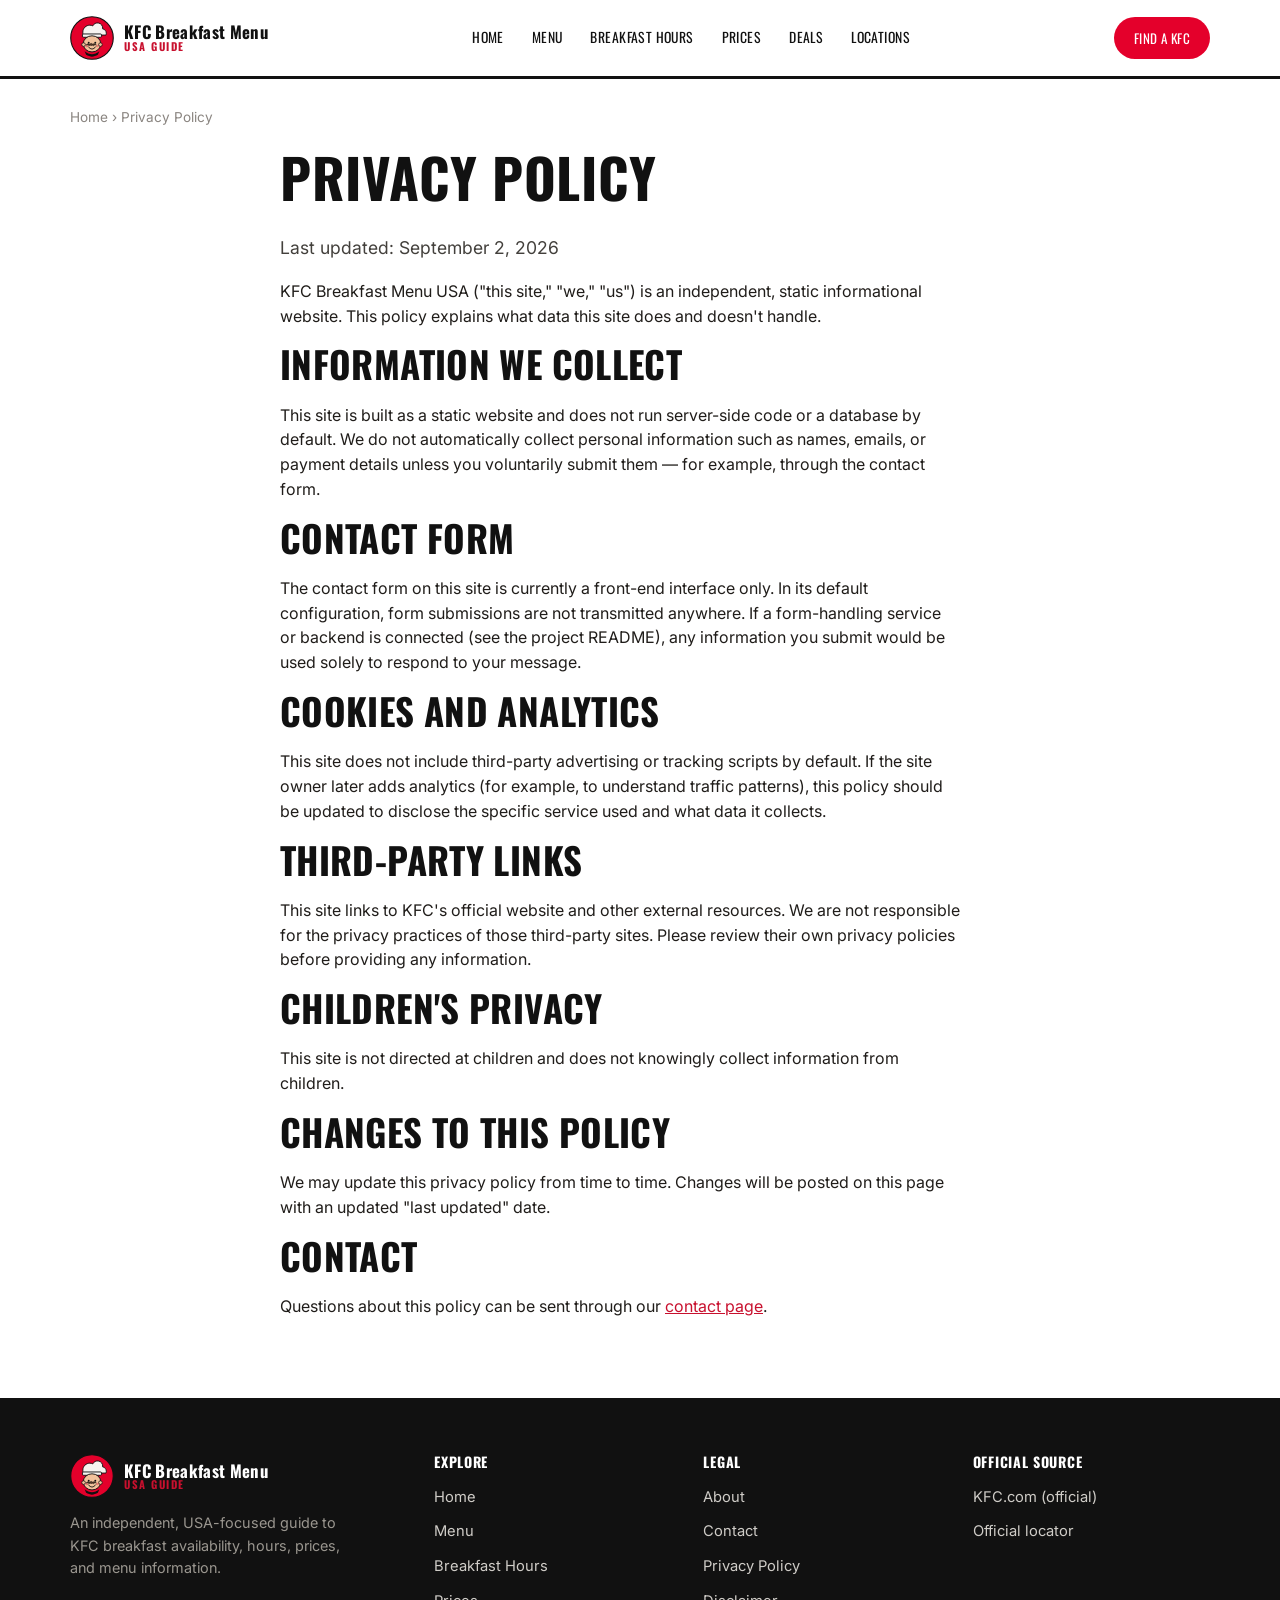
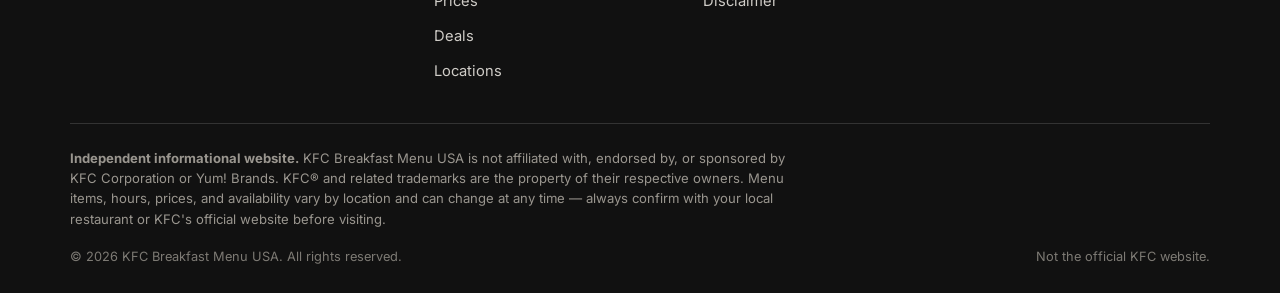
<file: privacy.html>
<!DOCTYPE html>
<html lang="en">
<head>
<meta charset="UTF-8">
  <meta name="viewport" content="width=device-width, initial-scale=1.0">
  <title>Privacy Policy | KFC Breakfast Menu USA</title>
  <meta name="description" content="Read the privacy policy for KFC Breakfast Menu USA, an independent static informational website.">
  <link rel="canonical" href="https://kfc-breakfast-menu.vercel.app/privacy.html">
  <link rel="icon" type="image/svg+xml" href="favicon.svg">
  <link rel="icon" href="favicon.ico">
  <link rel="apple-touch-icon" href="apple-touch-icon.png">
  <meta name="theme-color" content="#E4002B">

  <meta property="og:type" content="website">
  <meta property="og:title" content="Privacy Policy | KFC Breakfast Menu USA">
  <meta property="og:description" content="Read the privacy policy for KFC Breakfast Menu USA, an independent static informational website.">
  <meta property="og:url" content="https://kfc-breakfast-menu.vercel.app/privacy.html">
  <meta property="og:image" content="https://kfc-breakfast-menu.vercel.app/assets/images/og-image.jpg">
  <meta property="og:site_name" content="KFC Breakfast Menu USA">
  <meta name="twitter:card" content="summary_large_image">
  <meta name="twitter:title" content="Privacy Policy | KFC Breakfast Menu USA">
  <meta name="twitter:description" content="Read the privacy policy for KFC Breakfast Menu USA, an independent static informational website.">
  <meta name="twitter:image" content="https://kfc-breakfast-menu.vercel.app/assets/images/og-image.jpg">

  <link rel="preconnect" href="https://fonts.googleapis.com">
  <link rel="preconnect" href="https://fonts.gstatic.com" crossorigin>
  <link href="https://fonts.googleapis.com/css2?family=Oswald:wght@500;700&family=Inter:wght@400;500;600;700&display=swap" rel="stylesheet">
  <link rel="stylesheet" href="style.css">
<script type="application/ld+json">
{
  "@context": "https://schema.org",
  "@type": "BreadcrumbList",
  "itemListElement": [
    {"@type": "ListItem", "position": 1, "name": "Home", "item": "https://kfc-breakfast-menu.vercel.app/"},
    {"@type": "ListItem", "position": 2, "name": "Privacy Policy", "item": "https://kfc-breakfast-menu.vercel.app/privacy.html"}
  ]
}
</script>
</head>
<body>
  <a class="skip-link" href="#main">Skip to main content</a>
  <header class="site-header">
    <div class="container">
      <a class="brand" href="/">
        <img src="logo.svg" alt="" width="44" height="44">
        <span class="brand-text">
          <span class="line1">KFC Breakfast Menu</span>
          <span class="line2">USA GUIDE</span>
        </span>
      </a>
      <nav class="main-nav" aria-label="Primary">
        <a href="/">Home</a>
        <a href="/menu.html">Menu</a>
        <a href="/breakfast-hours.html">Breakfast Hours</a>
        <a href="/kfc-menu-prices.html">Prices</a>
        <a href="/kfc-deals.html">Deals</a>
        <a href="/locations.html">Locations</a>
      </nav>
      <div class="header-actions">
        <a class="btn btn-primary btn-sm" href="locations.html">Find a KFC</a>
        <button class="nav-toggle" aria-expanded="false" aria-controls="primary-nav" aria-label="Toggle menu">
          <span></span>
        </button>
      </div>
    </div>
  </header>

  <main id="main">
    <div class="container" style="padding-top:28px;">
      <p class="breadcrumbs"><a href="index.html">Home</a> &rsaquo; Privacy Policy</p>
    </div>
    <section class="section" style="padding-top:0;">
      <div class="container" style="max-width:760px;">
        <h1>Privacy Policy</h1>
        <p class="lede">Last updated: September 2, 2026</p>

        <p>KFC Breakfast Menu USA ("this site," "we," "us") is an independent, static informational website. This policy explains what data this site does and doesn't handle.</p>

        <h2>Information we collect</h2>
        <p>This site is built as a static website and does not run server-side code or a database by default. We do not automatically collect personal information such as names, emails, or payment details unless you voluntarily submit them &mdash; for example, through the contact form.</p>

        <h2>Contact form</h2>
        <p>The contact form on this site is currently a front-end interface only. In its default configuration, form submissions are not transmitted anywhere. If a form-handling service or backend is connected (see the project README), any information you submit would be used solely to respond to your message.</p>

        <h2>Cookies and analytics</h2>
        <p>This site does not include third-party advertising or tracking scripts by default. If the site owner later adds analytics (for example, to understand traffic patterns), this policy should be updated to disclose the specific service used and what data it collects.</p>

        <h2>Third-party links</h2>
        <p>This site links to KFC's official website and other external resources. We are not responsible for the privacy practices of those third-party sites. Please review their own privacy policies before providing any information.</p>

        <h2>Children's privacy</h2>
        <p>This site is not directed at children and does not knowingly collect information from children.</p>

        <h2>Changes to this policy</h2>
        <p>We may update this privacy policy from time to time. Changes will be posted on this page with an updated "last updated" date.</p>

        <h2>Contact</h2>
        <p>Questions about this policy can be sent through our <a href="contact.html">contact page</a>.</p>
      </div>
    </section>
  </main>

  <footer class="site-footer">
    <div class="container">
      <div class="footer-grid">
        <div class="footer-brand">
          <a class="brand" href="/" style="margin-bottom:14px;">
            <img src="logo.svg" alt="" width="40" height="40">
            <span class="brand-text">
              <span class="line1">KFC Breakfast Menu</span>
              <span class="line2">USA GUIDE</span>
            </span>
          </a>
          <p style="max-width:32ch; color:#9a968f; font-size:.9rem;">An independent, USA-focused guide to KFC breakfast availability, hours, prices, and menu information.</p>
        </div>
        <div>
          <h4>Explore</h4>
          <ul>
          <li><a href="index.html">Home</a></li>
          <li><a href="menu.html">Menu</a></li>
          <li><a href="breakfast-hours.html">Breakfast Hours</a></li>
          <li><a href="kfc-menu-prices.html">Prices</a></li>
          <li><a href="kfc-deals.html">Deals</a></li>
          <li><a href="locations.html">Locations</a></li>
          </ul>
        </div>
        <div>
          <h4>Legal</h4>
          <ul>
          <li><a href="about.html">About</a></li>
          <li><a href="contact.html">Contact</a></li>
          <li><a href="privacy.html">Privacy Policy</a></li>
          <li><a href="disclaimer.html">Disclaimer</a></li>
          </ul>
        </div>
        <div>
          <h4>Official Source</h4>
          <ul>
            <li><a href="https://www.kfc.com" rel="nofollow noopener" target="_blank">KFC.com (official)</a></li>
            <li><a href="https://www.kfc.com/locations" rel="nofollow noopener" target="_blank">Official locator</a></li>
          </ul>
        </div>
      </div>
      <div class="footer-disclaimer">
        <p><strong>Independent informational website.</strong> KFC Breakfast Menu USA is not affiliated with, endorsed by, or sponsored by KFC Corporation or Yum! Brands. KFC&reg; and related trademarks are the property of their respective owners. Menu items, hours, prices, and availability vary by location and can change at any time &mdash; always confirm with your local restaurant or KFC's official website before visiting.</p>
        <div class="footer-bottom">
          <span>&copy; 2026 KFC Breakfast Menu USA. All rights reserved.</span>
          <span>Not the official KFC website.</span>
        </div>
      </div>
    </div>
  </footer>
  <button id="back-to-top" aria-label="Back to top">&uarr;</button>
  <script src="script.js"></script>
</body>
</html>
</file>
<file: style.css>
/* =========================================================
   KFC Breakfast Menu USA — stylesheet
   Design concept: diner order-ticket / menu-board
   ========================================================= */

:root {
  --red: #E4002B;
  --red-deep: #C8102E;
  --black: #111111;
  --white: #FFFFFF;
  --cream: #F7F4F0;
  --gray-light: #E5E5E5;
  --gray-mid: #8a8580;
  --text: #201d1a;

  --font-display: 'Oswald', 'Arial Narrow', sans-serif;
  --font-body: 'Inter', -apple-system, BlinkMacSystemFont, 'Segoe UI', Roboto, sans-serif;

  --radius: 10px;
  --shadow-ticket: 0 1px 0 rgba(17,17,17,.06), 0 8px 20px rgba(17,17,17,.08);
  --container: 1180px;

  color-scheme: light;
}

* { box-sizing: border-box; }
html { scroll-behavior: smooth; }
html:focus-within { scroll-behavior: smooth; }

@media (prefers-reduced-motion: reduce) {
  html { scroll-behavior: auto; }
  * { animation-duration: 0.01ms !important; animation-iteration-count: 1 !important; transition-duration: 0.01ms !important; }
}

body {
  margin: 0;
  font-family: var(--font-body);
  color: var(--text);
  background: var(--white);
  line-height: 1.55;
  -webkit-font-smoothing: antialiased;
}

img { max-width: 100%; display: block; }

a { color: var(--red-deep); }
a:focus-visible,
button:focus-visible,
input:focus-visible,
select:focus-visible,
[tabindex]:focus-visible {
  outline: 3px solid var(--red);
  outline-offset: 2px;
}

.container {
  width: 100%;
  max-width: var(--container);
  margin: 0 auto;
  padding: 0 20px;
}

h1, h2, h3, h4 {
  font-family: var(--font-display);
  font-weight: 700;
  text-transform: uppercase;
  letter-spacing: 0.01em;
  line-height: 1.08;
  color: var(--black);
  margin: 0 0 0.5em;
}

h1 { font-size: clamp(2.1rem, 5vw, 3.4rem); }
h2 { font-size: clamp(1.6rem, 3.4vw, 2.3rem); }
h3 { font-size: 1.25rem; text-transform: none; letter-spacing: 0; }

p { margin: 0 0 1em; max-width: 68ch; }

.lede { font-size: 1.1rem; color: #43403c; }

.visually-hidden {
  position: absolute; width: 1px; height: 1px;
  padding: 0; margin: -1px; overflow: hidden;
  clip: rect(0,0,0,0); white-space: nowrap; border: 0;
}

.skip-link {
  position: absolute;
  left: 12px; top: -60px;
  background: var(--black);
  color: var(--white);
  padding: 10px 16px;
  border-radius: 6px;
  z-index: 200;
  transition: top .15s ease;
}
.skip-link:focus { top: 12px; }

/* ---------- Buttons ---------- */
.btn {
  display: inline-flex;
  align-items: center;
  justify-content: center;
  gap: 8px;
  font-family: var(--font-display);
  text-transform: uppercase;
  letter-spacing: 0.03em;
  font-size: 0.95rem;
  padding: 14px 26px;
  border-radius: 999px;
  border: 2px solid transparent;
  cursor: pointer;
  text-decoration: none;
  transition: transform .12s ease, background-color .15s ease, color .15s ease, border-color .15s ease;
}
.btn:hover { transform: translateY(-1px); }
.btn-primary { background: var(--red); color: var(--white); }
.btn-primary:hover { background: var(--red-deep); }
.btn-outline { background: transparent; color: var(--black); border-color: var(--black); }
.btn-outline:hover { background: var(--black); color: var(--white); }
.btn-light { background: var(--white); color: var(--black); }
.btn-block { width: 100%; }
.btn-sm { padding: 9px 18px; font-size: 0.82rem; }

/* ---------- Header ---------- */
.site-header {
  position: sticky;
  top: 0;
  z-index: 100;
  background: var(--white);
  border-bottom: 3px solid var(--black);
}
.site-header .container {
  display: flex;
  align-items: center;
  justify-content: space-between;
  height: 76px;
  gap: 16px;
}
.brand {
  display: flex;
  align-items: center;
  gap: 10px;
  text-decoration: none;
  color: var(--black);
  flex-shrink: 0;
}
.brand img { width: 44px; height: 44px; }
.brand-text { font-family: var(--font-display); line-height: 1; }
.brand-text .line1 { display: block; font-size: 1.05rem; font-weight: 700; letter-spacing: 0.02em; }
.brand-text .line2 { display: block; font-size: 0.68rem; color: var(--red-deep); font-weight: 700; letter-spacing: 0.14em; }

.main-nav { display: flex; align-items: center; gap: 4px; }
.main-nav a {
  font-family: var(--font-display);
  text-transform: uppercase;
  font-size: 0.86rem;
  letter-spacing: 0.03em;
  color: var(--black);
  text-decoration: none;
  padding: 10px 12px;
  border-radius: 6px;
}
.main-nav a:hover,
.main-nav a[aria-current="page"] { background: var(--cream); color: var(--red-deep); }

.header-actions { display: flex; align-items: center; gap: 10px; }

.nav-toggle {
  display: none;
  background: none;
  border: 2px solid var(--black);
  border-radius: 8px;
  width: 46px; height: 46px;
  align-items: center;
  justify-content: center;
  cursor: pointer;
}
.nav-toggle span,
.nav-toggle span::before,
.nav-toggle span::after {
  content: "";
  display: block;
  width: 20px;
  height: 2px;
  background: var(--black);
  position: relative;
  transition: transform .2s ease, opacity .2s ease;
}
.nav-toggle span::before { position: absolute; top: -6px; }
.nav-toggle span::after { position: absolute; top: 6px; }
.nav-toggle[aria-expanded="true"] span { background: transparent; }
.nav-toggle[aria-expanded="true"] span::before { transform: rotate(45deg); top: 0; }
.nav-toggle[aria-expanded="true"] span::after { transform: rotate(-45deg); top: 0; }

/* ---------- Hero ---------- */
.hero {
  background: var(--black);
  color: var(--white);
  position: relative;
  overflow: hidden;
}
.hero::after {
  content: "";
  position: absolute;
  right: -120px; top: -120px;
  width: 420px; height: 420px;
  background: var(--red);
  border-radius: 50%;
  opacity: 0.18;
}
.hero .container {
  position: relative;
  display: grid;
  grid-template-columns: 1.1fr 0.9fr;
  gap: 48px;
  align-items: center;
  padding-top: 64px;
  padding-bottom: 64px;
}
.hero-eyebrow {
  display: inline-block;
  font-family: var(--font-display);
  font-size: 0.78rem;
  letter-spacing: 0.14em;
  text-transform: uppercase;
  color: var(--white);
  background: var(--red);
  padding: 6px 14px;
  border-radius: 999px;
  margin-bottom: 18px;
}
.hero h1 { color: var(--white); margin-bottom: 0.35em; }
.hero .lede { color: #d8d5d0; max-width: 52ch; }
.hero-actions { display: flex; flex-wrap: wrap; gap: 14px; margin-top: 28px; }
.hero-media {
  position: relative;
  border-radius: 18px;
  overflow: hidden;
  border: 4px solid var(--red);
}
.hero-media img { width: 100%; height: 100%; object-fit: cover; aspect-ratio: 4/3; }

/* ---------- Notice / callout ---------- */
.notice {
  background: var(--cream);
  border-left: 5px solid var(--red);
  border-radius: 8px;
  padding: 18px 22px;
  margin: 0 0 28px;
}
.notice p:last-child { margin-bottom: 0; }
.notice-title {
  font-family: var(--font-display);
  text-transform: uppercase;
  font-size: 0.85rem;
  letter-spacing: 0.06em;
  color: var(--red-deep);
  margin-bottom: 6px;
  display: block;
}

/* ---------- Sections ---------- */
.section { padding: 64px 0; }
.section-alt { background: var(--cream); }
.section-dark { background: var(--black); color: var(--white); }
.section-dark h2 { color: var(--white); }
.section-head { max-width: 62ch; margin-bottom: 36px; }
.section-head .kicker {
  font-family: var(--font-display);
  color: var(--red-deep);
  font-size: 0.8rem;
  letter-spacing: 0.1em;
  text-transform: uppercase;
  display: block;
  margin-bottom: 10px;
}

/* ---------- Quick info cards ---------- */
.info-grid {
  display: grid;
  grid-template-columns: repeat(4, 1fr);
  gap: 18px;
}
.info-card {
  background: var(--white);
  border: 1px solid var(--gray-light);
  border-radius: var(--radius);
  padding: 24px 20px;
  text-decoration: none;
  color: var(--text);
  box-shadow: var(--shadow-ticket);
  transition: transform .15s ease, border-color .15s ease;
}
.info-card:hover { transform: translateY(-3px); border-color: var(--red); }
.info-card .icon { font-size: 1.9rem; margin-bottom: 12px; display: block; }
.info-card h3 { margin-bottom: 6px; font-family: var(--font-display); text-transform: uppercase; font-size: 1rem; letter-spacing: 0.02em; }
.info-card p { font-size: 0.92rem; color: #55524e; margin: 0; }

/* ---------- Category cards ---------- */
.category-grid {
  display: grid;
  grid-template-columns: repeat(auto-fit, minmax(180px, 1fr));
  gap: 16px;
}
.category-card {
  background: var(--white);
  border-radius: var(--radius);
  border: 1px solid var(--gray-light);
  padding: 22px 18px;
  text-align: left;
  text-decoration: none;
  color: var(--black);
  display: block;
  position: relative;
}
.category-card:hover { border-color: var(--red); }
.category-card .cat-emoji { font-size: 1.8rem; }
.category-card h3 { font-family: var(--font-display); text-transform: uppercase; font-size: 0.98rem; margin: 10px 0 4px; }
.category-card span.count { font-size: 0.82rem; color: var(--gray-mid); }

/* ---------- Ticket / food cards ---------- */
.card-grid {
  display: grid;
  grid-template-columns: repeat(4, 1fr);
  gap: 22px;
}
.ticket-card {
  background: var(--white);
  border: 1px solid var(--gray-light);
  border-radius: var(--radius);
  overflow: hidden;
  box-shadow: var(--shadow-ticket);
  display: flex;
  flex-direction: column;
}
.ticket-card .thumb { position: relative; aspect-ratio: 4/3; overflow: hidden; background: var(--gray-light); }
.ticket-card .thumb img { width: 100%; height: 100%; object-fit: cover; }
.ticket-card .price-tag {
  position: absolute;
  right: 10px; bottom: 10px;
  background: var(--red);
  color: var(--white);
  font-family: var(--font-display);
  font-size: 0.85rem;
  padding: 5px 12px;
  border-radius: 999px;
}
.ticket-card .body { padding: 16px 18px 20px; display: flex; flex-direction: column; gap: 8px; flex: 1; }
.ticket-card h3 { margin: 0; font-size: 1.05rem; }
.ticket-card .desc { font-size: 0.9rem; color: #55524e; margin: 0; flex: 1; }
.ticket-card .meta-row { display: flex; align-items: center; justify-content: space-between; font-size: 0.82rem; color: var(--gray-mid); border-top: 1px dashed var(--gray-light); padding-top: 10px; margin-top: 4px; }
.badge-cal {
  display: inline-flex;
  align-items: center;
  gap: 6px;
  font-family: var(--font-display);
  font-size: 0.78rem;
  color: var(--red-deep);
}

/* ---------- Menu search / filter toolbar ---------- */
.menu-toolbar {
  display: flex;
  gap: 14px;
  flex-wrap: wrap;
  align-items: center;
  margin-bottom: 24px;
}
.search-field {
  position: relative;
  flex: 1;
  min-width: 220px;
}
.search-field input {
  width: 100%;
  padding: 14px 16px 14px 44px;
  border: 2px solid var(--black);
  border-radius: 999px;
  font-size: 1rem;
  font-family: var(--font-body);
}
.search-field .search-icon {
  position: absolute; left: 16px; top: 50%; transform: translateY(-50%);
  font-size: 1rem; opacity: .6;
}
.filter-chips { display: flex; flex-wrap: wrap; gap: 8px; }
.chip {
  font-family: var(--font-display);
  text-transform: uppercase;
  font-size: 0.78rem;
  letter-spacing: 0.02em;
  border: 2px solid var(--black);
  background: var(--white);
  color: var(--black);
  padding: 9px 16px;
  border-radius: 999px;
  cursor: pointer;
}
.chip[aria-pressed="true"] { background: var(--black); color: var(--white); }
.no-results { display: none; text-align: center; padding: 40px 0; color: var(--gray-mid); }
.no-results.show { display: block; }

/* ---------- Tables ---------- */
.data-table-wrap { overflow-x: auto; border: 1px solid var(--gray-light); border-radius: var(--radius); }
table.data-table { width: 100%; border-collapse: collapse; font-size: 0.94rem; min-width: 480px; }
table.data-table caption { text-align: left; font-family: var(--font-display); text-transform: uppercase; padding: 14px 16px; background: var(--black); color: var(--white); }
table.data-table th, table.data-table td { text-align: left; padding: 12px 16px; border-bottom: 1px solid var(--gray-light); }
table.data-table thead th { background: var(--cream); font-family: var(--font-display); text-transform: uppercase; font-size: 0.8rem; letter-spacing: 0.03em; }
table.data-table tbody tr:last-child td { border-bottom: none; }

/* ---------- FAQ accordion ---------- */
.faq-list { border-top: 1px solid var(--gray-light); }
.faq-item { border-bottom: 1px solid var(--gray-light); }
.faq-question {
  width: 100%;
  text-align: left;
  background: none;
  border: none;
  padding: 20px 4px;
  font-family: var(--font-display);
  font-size: 1.02rem;
  text-transform: none;
  letter-spacing: 0;
  color: var(--black);
  display: flex;
  align-items: center;
  justify-content: space-between;
  gap: 20px;
  cursor: pointer;
}
.faq-question .plus { font-size: 1.4rem; color: var(--red); transition: transform .18s ease; flex-shrink: 0; }
.faq-question[aria-expanded="true"] .plus { transform: rotate(45deg); }
.faq-answer {
  max-height: 0;
  overflow: hidden;
  transition: max-height .22s ease;
}
.faq-answer p { padding: 0 4px 20px; color: #43403c; }

/* ---------- Location finder ---------- */
.finder {
  background: var(--white);
  border: 1px solid var(--gray-light);
  border-radius: 14px;
  padding: 28px;
  box-shadow: var(--shadow-ticket);
}
.finder form { display: grid; grid-template-columns: 1.3fr 1fr 1fr auto; gap: 12px; }
.finder label { display: block; font-family: var(--font-display); font-size: 0.78rem; text-transform: uppercase; letter-spacing: 0.03em; margin-bottom: 6px; }
.finder input, .finder select {
  width: 100%;
  padding: 12px 14px;
  border: 2px solid var(--gray-light);
  border-radius: 8px;
  font-size: 0.96rem;
  font-family: var(--font-body);
}
.finder input:focus, .finder select:focus { border-color: var(--red); }
.finder-result { margin-top: 18px; padding: 16px; border-radius: 10px; background: var(--cream); display: none; }
.finder-result.show { display: block; }

/* ---------- FAQPage schema visual sections used across pages ---------- */
.two-col { display: grid; grid-template-columns: 1fr 1fr; gap: 40px; align-items: start; }

/* ---------- Breadcrumbs ---------- */
.breadcrumbs { font-size: 0.85rem; color: var(--gray-mid); margin-bottom: 20px; }
.breadcrumbs a { color: var(--gray-mid); text-decoration: none; }
.breadcrumbs a:hover { color: var(--red-deep); }

/* ---------- Nutrition ---------- */
.nutri-summary { display: grid; grid-template-columns: repeat(4, 1fr); gap: 14px; margin: 24px 0; }
.nutri-badge { background: var(--cream); border-radius: 10px; padding: 18px; text-align: center; }
.nutri-badge .val { font-family: var(--font-display); font-size: 1.6rem; color: var(--red-deep); display: block; }
.nutri-badge .label { font-size: 0.78rem; text-transform: uppercase; letter-spacing: 0.04em; color: var(--gray-mid); }

/* ---------- Deal cards ---------- */
.deal-card {
  border: 2px dashed var(--red);
  border-radius: 12px;
  padding: 24px;
  background: var(--white);
  display: flex;
  flex-direction: column;
  gap: 10px;
}
.deal-card .deal-price { font-family: var(--font-display); font-size: 1.6rem; color: var(--red-deep); }

/* ---------- Footer ---------- */
.site-footer { background: var(--black); color: #cfccc7; padding: 56px 0 26px; }
.footer-grid { display: grid; grid-template-columns: 1.4fr 1fr 1fr 1fr; gap: 32px; margin-bottom: 40px; }
.footer-brand .brand-text .line1 { color: var(--white); }
.site-footer h4 { color: var(--white); font-family: var(--font-display); text-transform: uppercase; font-size: 0.88rem; letter-spacing: 0.05em; margin-bottom: 14px; }
.site-footer ul { list-style: none; padding: 0; margin: 0; display: flex; flex-direction: column; gap: 10px; }
.site-footer a { color: #cfccc7; text-decoration: none; font-size: 0.92rem; }
.site-footer a:hover { color: var(--white); }
.footer-disclaimer {
  border-top: 1px solid #333;
  padding-top: 24px;
  font-size: 0.82rem;
  color: #9a968f;
}
.footer-disclaimer p { max-width: 90ch; }
.footer-bottom { display: flex; justify-content: space-between; flex-wrap: wrap; gap: 10px; margin-top: 18px; font-size: 0.8rem; color: #7d7a74; }

/* ---------- Back to top ---------- */
#back-to-top {
  position: fixed;
  right: 20px; bottom: 20px;
  width: 48px; height: 48px;
  border-radius: 50%;
  background: var(--red);
  color: var(--white);
  border: none;
  font-size: 1.2rem;
  cursor: pointer;
  box-shadow: 0 6px 16px rgba(0,0,0,.25);
  display: none;
  align-items: center;
  justify-content: center;
  z-index: 90;
}
#back-to-top.show { display: flex; }

/* ---------- Related items ---------- */
.related-grid { display: grid; grid-template-columns: repeat(3, 1fr); gap: 20px; }

/* ---------- Forms (contact) ---------- */
.form-grid { display: grid; gap: 18px; max-width: 640px; }
.form-field label { display: block; font-family: var(--font-display); font-size: 0.8rem; text-transform: uppercase; letter-spacing: 0.03em; margin-bottom: 6px; }
.form-field input, .form-field textarea, .form-field select {
  width: 100%;
  padding: 13px 15px;
  border: 2px solid var(--gray-light);
  border-radius: 8px;
  font-family: var(--font-body);
  font-size: 0.98rem;
}
.form-field input:focus, .form-field textarea:focus { border-color: var(--red); }
.form-note { font-size: 0.85rem; color: var(--gray-mid); }
.form-success { display: none; background: var(--cream); border-left: 5px solid var(--red); border-radius: 8px; padding: 16px 20px; margin-top: 18px; }
.form-success.show { display: block; }

/* ---------- Utility ---------- */
.stack { display: flex; flex-direction: column; gap: 14px; }
.mt-0 { margin-top: 0; }
.text-center { text-align: center; }

/* =========================================================
   Responsive
   ========================================================= */
@media (max-width: 1024px) {
  .info-grid { grid-template-columns: repeat(2, 1fr); }
  .card-grid { grid-template-columns: repeat(3, 1fr); }
  .two-col { grid-template-columns: 1fr; }
  .footer-grid { grid-template-columns: 1fr 1fr; }
  .nutri-summary { grid-template-columns: repeat(2, 1fr); }
  .related-grid { grid-template-columns: repeat(2, 1fr); }
}

@media (max-width: 860px) {
  .hero .container { grid-template-columns: 1fr; padding-top: 40px; padding-bottom: 40px; }
  .hero-media { order: -1; }
  .finder form { grid-template-columns: 1fr 1fr; }
  .finder form .btn { grid-column: span 2; }
}

@media (max-width: 780px) {
  .main-nav { display: none; }
  .nav-toggle { display: flex; }
  .site-header.nav-open .main-nav {
    display: flex;
    position: absolute;
    top: 76px; left: 0; right: 0;
    background: var(--white);
    border-bottom: 3px solid var(--black);
    flex-direction: column;
    align-items: stretch;
    padding: 10px 20px 20px;
  }
  .site-header.nav-open .main-nav a { padding: 14px 8px; border-bottom: 1px solid var(--gray-light); border-radius: 0; }
  .card-grid { grid-template-columns: repeat(2, 1fr); }
  .info-grid { grid-template-columns: repeat(2, 1fr); }
  .related-grid { grid-template-columns: 1fr; }
}

@media (max-width: 540px) {
  .section { padding: 44px 0; }
  .card-grid { grid-template-columns: 1fr; }
  .info-grid { grid-template-columns: 1fr; }
  .category-grid { grid-template-columns: repeat(2, 1fr); }
  .finder form { grid-template-columns: 1fr; }
  .finder form .btn { grid-column: span 1; }
  .nutri-summary { grid-template-columns: repeat(2, 1fr); }
  .footer-grid { grid-template-columns: 1fr 1fr; }
}
</file>
